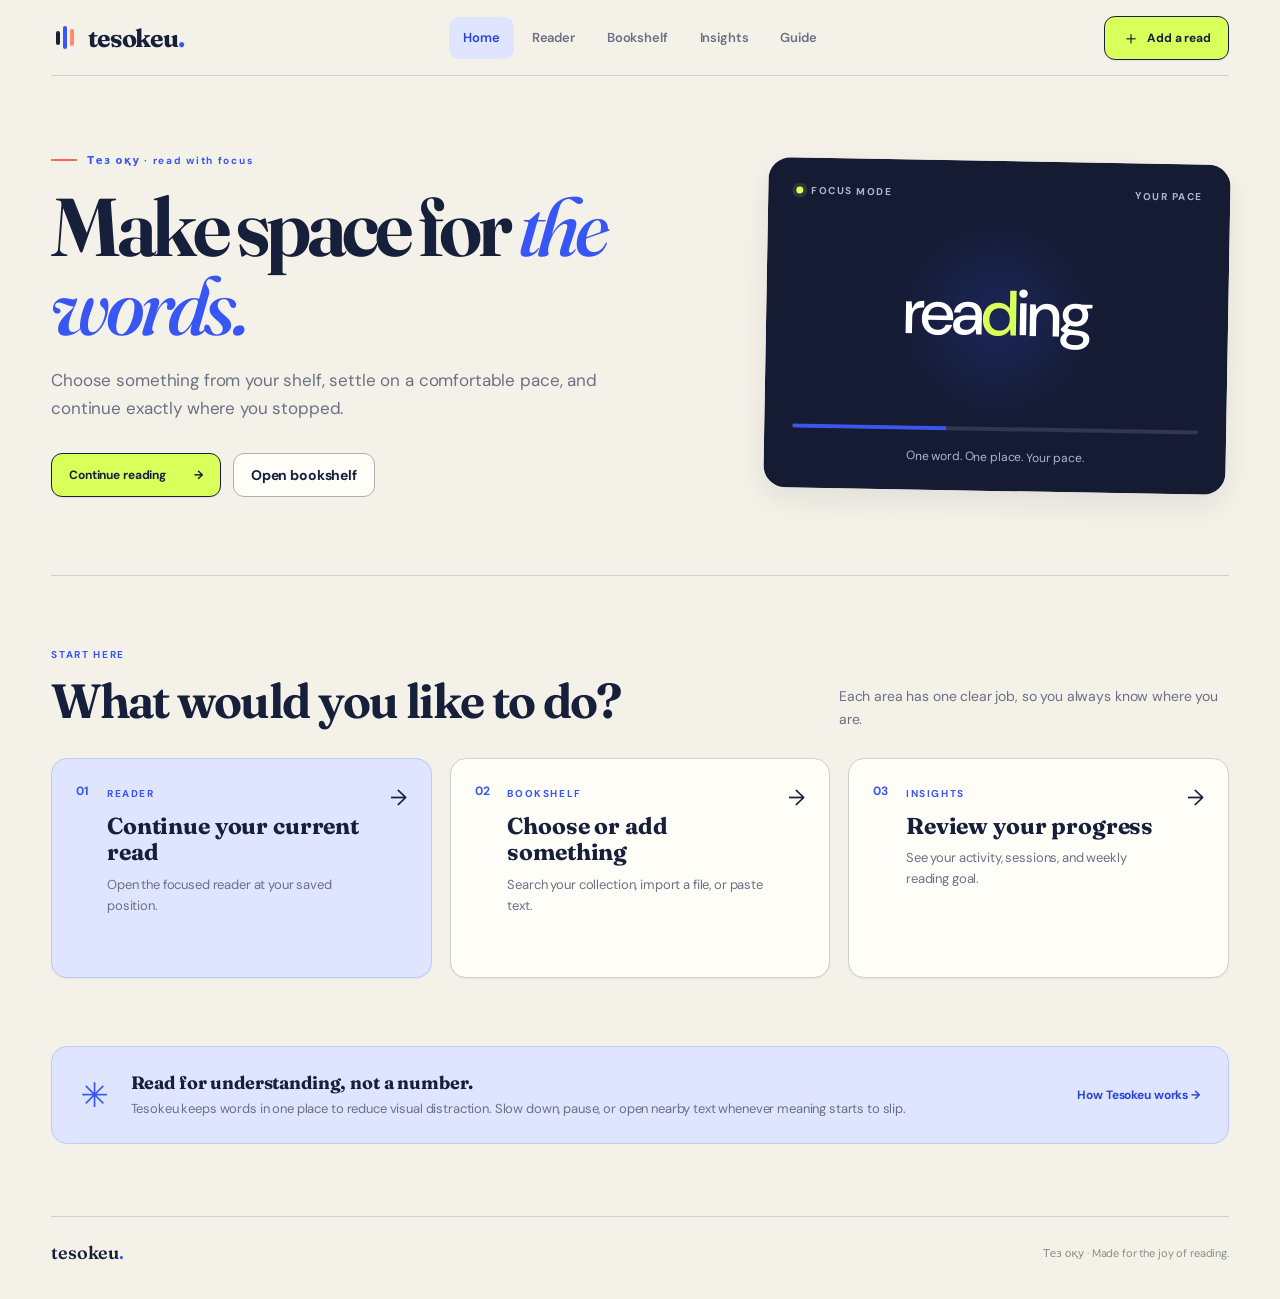
<file: index.html>
<!doctype html>
<html lang="en">
  <head>
    <meta charset="UTF-8" />
    <meta name="viewport" content="width=device-width, initial-scale=1.0" />
    <meta name="theme-color" content="#f4f1e8" />
    <meta name="description" content="A calm, focused way to read one word at a time." />
    <title>Tesokeu — Read at your pace</title>
    <link rel="preconnect" href="https://fonts.googleapis.com" />
    <link rel="preconnect" href="https://fonts.gstatic.com" crossorigin />
    <link href="https://fonts.googleapis.com/css2?family=DM+Sans:wght@400;500;600;700&family=Fraunces:opsz,wght@9..144,500;9..144,650;9..144,750&display=swap" rel="stylesheet" />
    <link rel="stylesheet" href="./styles.css?v=redesign-2" />
    <link rel="stylesheet" href="./pages.css?v=redesign-2" />
    <link rel="stylesheet" href="./design.css?v=redesign-2" />
  </head>
  <body data-page="home">
    <div class="app-shell">
      <header class="site-header">
        <a class="brand" href="./index.html" aria-label="Tesokeu home"><span class="brand-mark"><span></span><span></span><span></span></span><span>tesokeu<span class="brand-dot">.</span></span></a>
        <nav class="top-nav" aria-label="Main navigation">
          <a class="nav-link active" href="./index.html" aria-current="page">Home</a>
          <a class="nav-link" href="./reader.html">Reader</a>
          <a class="nav-link" href="./library.html">Bookshelf</a>
          <a class="nav-link" href="./insights.html">Insights</a>
          <a class="nav-link" href="./guide.html">Guide</a>
        </nav>
        <a class="header-add" href="./library.html#add"><span class="plus">＋</span> Add a read</a>
      </header>

      <main>
        <section class="home-hero" aria-labelledby="page-title">
          <div class="home-hero-copy">
            <div class="eyebrow"><span class="eyebrow-line"></span> Тез оқу · read with focus</div>
            <h1 id="page-title">Make space for <em>the words.</em></h1>
            <p>Choose something from your shelf, settle on a comfortable pace, and continue exactly where you stopped.</p>
            <div class="home-actions">
              <a class="primary-button" href="./reader.html">Continue reading <span>→</span></a>
              <a class="secondary-button" href="./library.html">Open bookshelf</a>
            </div>
          </div>
          <div class="home-preview" aria-hidden="true">
            <div class="preview-top"><span><i></i> FOCUS MODE</span><span>YOUR PACE</span></div>
            <div class="preview-word">rea<span>d</span>ing</div>
            <div class="preview-progress"><span></span></div>
            <p>One word. One place. Your pace.</p>
          </div>
        </section>

        <section class="home-paths" aria-labelledby="start-title">
          <div class="home-section-heading"><div><span class="section-kicker">START HERE</span><h2 id="start-title">What would you like to do?</h2></div><p>Each area has one clear job, so you always know where you are.</p></div>
          <div class="home-path-grid">
            <a class="home-path featured" href="./reader.html"><span class="path-number">01</span><div><span class="path-kicker">READER</span><h3>Continue your current read</h3><p>Open the focused reader at your saved position.</p></div><span class="path-arrow">→</span></a>
            <a class="home-path" href="./library.html"><span class="path-number">02</span><div><span class="path-kicker">BOOKSHELF</span><h3>Choose or add something</h3><p>Search your collection, import a file, or paste text.</p></div><span class="path-arrow">→</span></a>
            <a class="home-path" href="./insights.html"><span class="path-number">03</span><div><span class="path-kicker">INSIGHTS</span><h3>Review your progress</h3><p>See your activity, sessions, and weekly reading goal.</p></div><span class="path-arrow">→</span></a>
          </div>
        </section>

        <section class="home-note"><span aria-hidden="true">✳</span><div><strong>Read for understanding, not a number.</strong><p>Tesokeu keeps words in one place to reduce visual distraction. Slow down, pause, or open nearby text whenever meaning starts to slip.</p></div><a href="./guide.html">How Tesokeu works →</a></section>
      </main>

      <footer class="site-footer"><span>tesokeu<span class="brand-dot">.</span></span><span>Тез оқу · Made for the joy of reading.</span></footer>
    </div>
  </body>
</html>
</file>
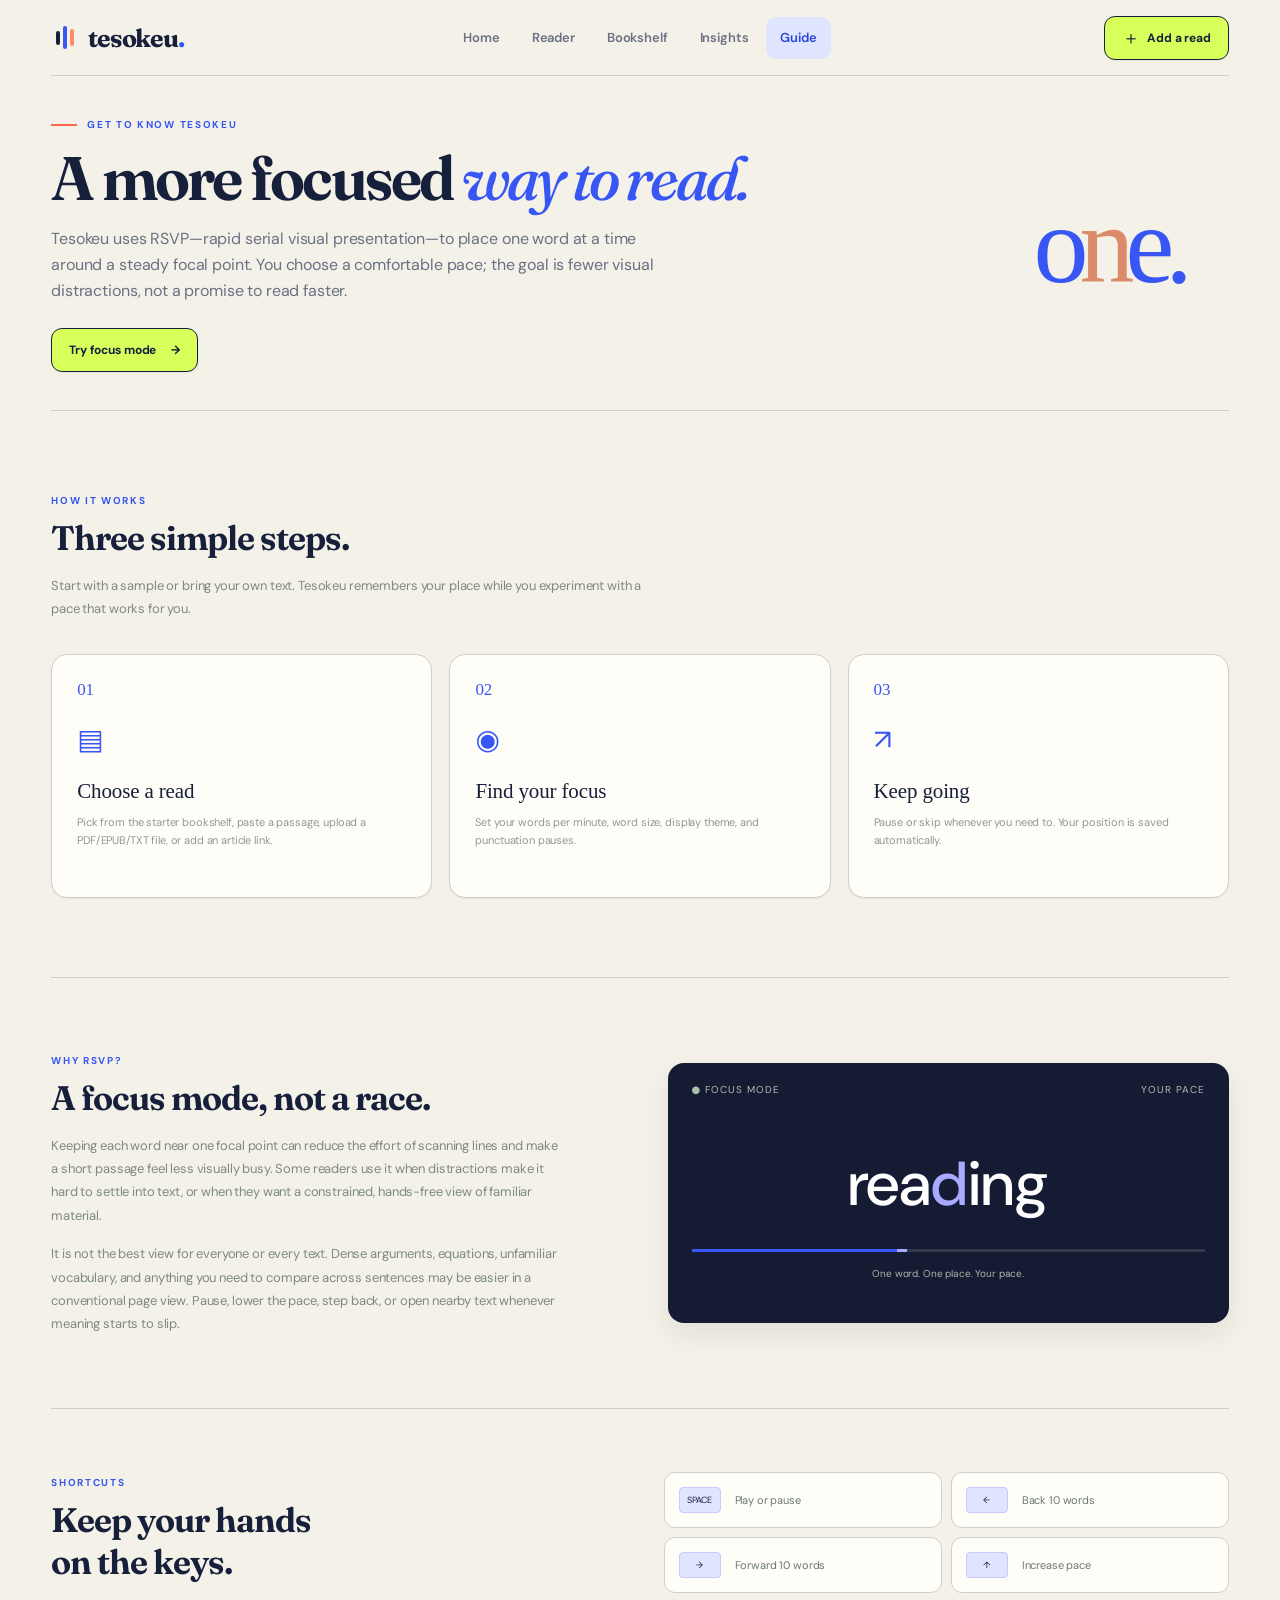
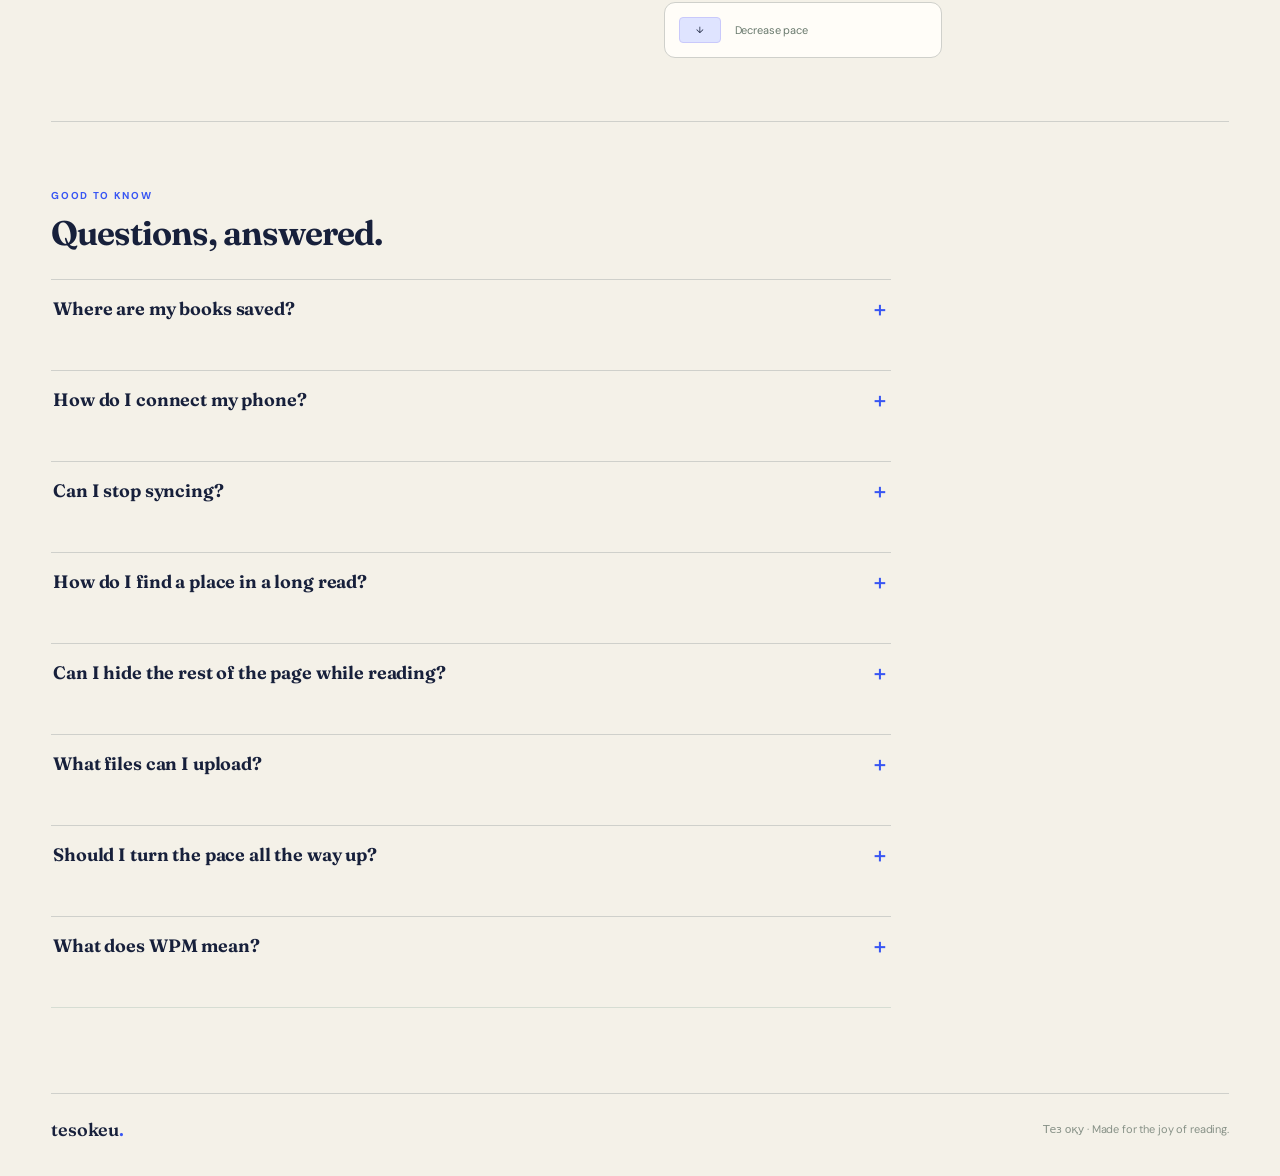
<file: guide.html>
<!doctype html><html lang="en"><head><meta charset="UTF-8"><meta name="viewport" content="width=device-width, initial-scale=1"><meta name="theme-color" content="#f4f1e8"><title>Guide — Tesokeu</title><meta name="description" content="Tesokeu, a focused way to read one word at a time."><link rel="preconnect" href="https://fonts.googleapis.com"><link rel="preconnect" href="https://fonts.gstatic.com" crossorigin><link href="https://fonts.googleapis.com/css2?family=DM+Sans:wght@400;500;600;700&family=Fraunces:opsz,wght@9..144,500;9..144,650;9..144,750&display=swap" rel="stylesheet"><link rel="stylesheet" href="./styles.css?v=redesign-2"><link rel="stylesheet" href="./pages.css?v=redesign-2"><link rel="stylesheet" href="./design.css?v=redesign-2"></head><body data-page="guide"><div class="app-shell"><header class="site-header"><a class="brand" href="./index.html" aria-label="Tesokeu home"><span class="brand-mark"><span></span><span></span><span></span></span><span>tesokeu<span class="brand-dot">.</span></span></a><nav class="top-nav" aria-label="Main navigation"><a class="nav-link" href="./index.html">Home</a><a class="nav-link" href="./reader.html">Reader</a><a class="nav-link" href="./library.html">Bookshelf</a><a class="nav-link" href="./insights.html">Insights</a><a class="nav-link active" href="./guide.html" aria-current="page">Guide</a></nav><a class="header-add" href="./library.html#add"><span class="plus">＋</span> Add a read</a></header><main>
<section class="page-hero guide-hero"><div><div class="eyebrow"><span class="eyebrow-line"></span> GET TO KNOW TESOKEU</div><h1>A more focused <em>way to read.</em></h1><p>Tesokeu uses RSVP—rapid serial visual presentation—to place one word at a time around a steady focal point. You choose a comfortable pace; the goal is fewer visual distractions, not a promise to read faster.</p><a href="./reader.html" class="primary-button hero-cta">Try focus mode <span>→</span></a></div><div class="hero-symbol guide-symbol" aria-hidden="true"><span>o</span><span class="accent-letter">n</span><span>e.</span></div></section>
<section class="guide-section"><div class="guide-section-intro"><span class="section-kicker">HOW IT WORKS</span><h2>Three simple steps.</h2><p>Start with a sample or bring your own text. Tesokeu remembers your place while you experiment with a pace that works for you.</p></div><div class="guide-step-grid"><div class="guide-step"><span class="step-number">01</span><div class="step-icon">▤</div><h3>Choose a read</h3><p>Pick from the starter bookshelf, paste a passage, upload a PDF/EPUB/TXT file, or add an article link.</p></div><div class="guide-step"><span class="step-number">02</span><div class="step-icon">◉</div><h3>Find your focus</h3><p>Set your words per minute, word size, display theme, and punctuation pauses.</p></div><div class="guide-step"><span class="step-number">03</span><div class="step-icon">↗</div><h3>Keep going</h3><p>Pause or skip whenever you need to. Your position is saved automatically.</p></div></div></section>
<section class="guide-split"><div><span class="section-kicker">WHY RSVP?</span><h2>A focus mode, not a race.</h2><p>Keeping each word near one focal point can reduce the effort of scanning lines and make a short passage feel less visually busy. Some readers use it when distractions make it hard to settle into text, or when they want a constrained, hands-free view of familiar material.</p><p>It is not the best view for everyone or every text. Dense arguments, equations, unfamiliar vocabulary, and anything you need to compare across sentences may be easier in a conventional page view. Pause, lower the pace, step back, or open nearby text whenever meaning starts to slip.</p></div><div class="guide-demo" aria-hidden="true"><div class="demo-top"><span>● FOCUS MODE</span><span>YOUR PACE</span></div><div class="demo-word">rea<span>d</span>ing</div><div class="demo-line"></div><div class="demo-caption">One word. One place. Your pace.</div></div></section>
<section class="shortcut-section"><div><span class="section-kicker">SHORTCUTS</span><h2>Keep your hands on the keys.</h2></div><div class="shortcut-grid"><div><kbd>SPACE</kbd><span>Play or pause</span></div><div><kbd>←</kbd><span>Back 10 words</span></div><div><kbd>→</kbd><span>Forward 10 words</span></div><div><kbd>↑</kbd><span>Increase pace</span></div><div><kbd>↓</kbd><span>Decrease pace</span></div></div></section>
<section class="faq-section"><span class="section-kicker">GOOD TO KNOW</span><h2>Questions, answered.</h2><div class="faq-list"><details><summary>Where are my books saved?</summary><p>Your imported texts, bookmarks, reading position, preferences, activity, and weekly goal are saved in this browser. If you connect devices, a copy is stored online so both browsers can sync. Download a backup from the Bookshelf page to keep your own copy.</p></details><details><summary>How do I connect my phone?</summary><p>On your laptop, open Bookshelf and choose “Make a device code.” On your phone, open the same site, go to Bookshelf, and enter the code. It works once and expires after 10 minutes. The phone's current bookshelf is replaced when you connect. Afterward, changes sync while the site is open on each device.</p></details><details><summary>Can I stop syncing?</summary><p>Use “Disconnect this browser” to keep its books here and stop syncing it. “Delete synced data” removes the online collection for all devices; copies already saved in each browser remain there.</p></details><details><summary>How do I find a place in a long read?</summary><p>Use the position slider beneath the reader to preview and jump through the text, or enter an exact word number in “Go to word.” Save a bookmark with the star button, then revisit it from the reader or Bookshelf.</p></details><details><summary>Can I hide the rest of the page while reading?</summary><p>Use the expand button beside the reading title to open focus view. Press Escape or use the close button to leave it.</p></details><details><summary>What files can I upload?</summary><p>Tesokeu accepts PDF and EPUB files up to 12 MB, plus TXT files up to 2 MB. You can also paste text or add a public article link.</p></details><details><summary>Should I turn the pace all the way up?</summary><p>No. Set a pace that preserves understanding and comfort. Slow down for unfamiliar or complex writing, and use the punctuation and long-word pauses when they help.</p></details><details><summary>What does WPM mean?</summary><p>WPM stands for words per minute. At 300 WPM, a word normally appears for about 200 milliseconds; punctuation and long-word settings can hold some words longer.</p></details></div></section>
</main><footer class="site-footer"><span>tesokeu<span class="brand-dot">.</span></span><span>Тез оқу · Made for the joy of reading.</span></footer></div><script src="./data.js"></script><script src="./import.js"></script><script src="./pages.js?v=reader-01f04ab"></script><script src="./sync.js"></script></body></html>
</file>
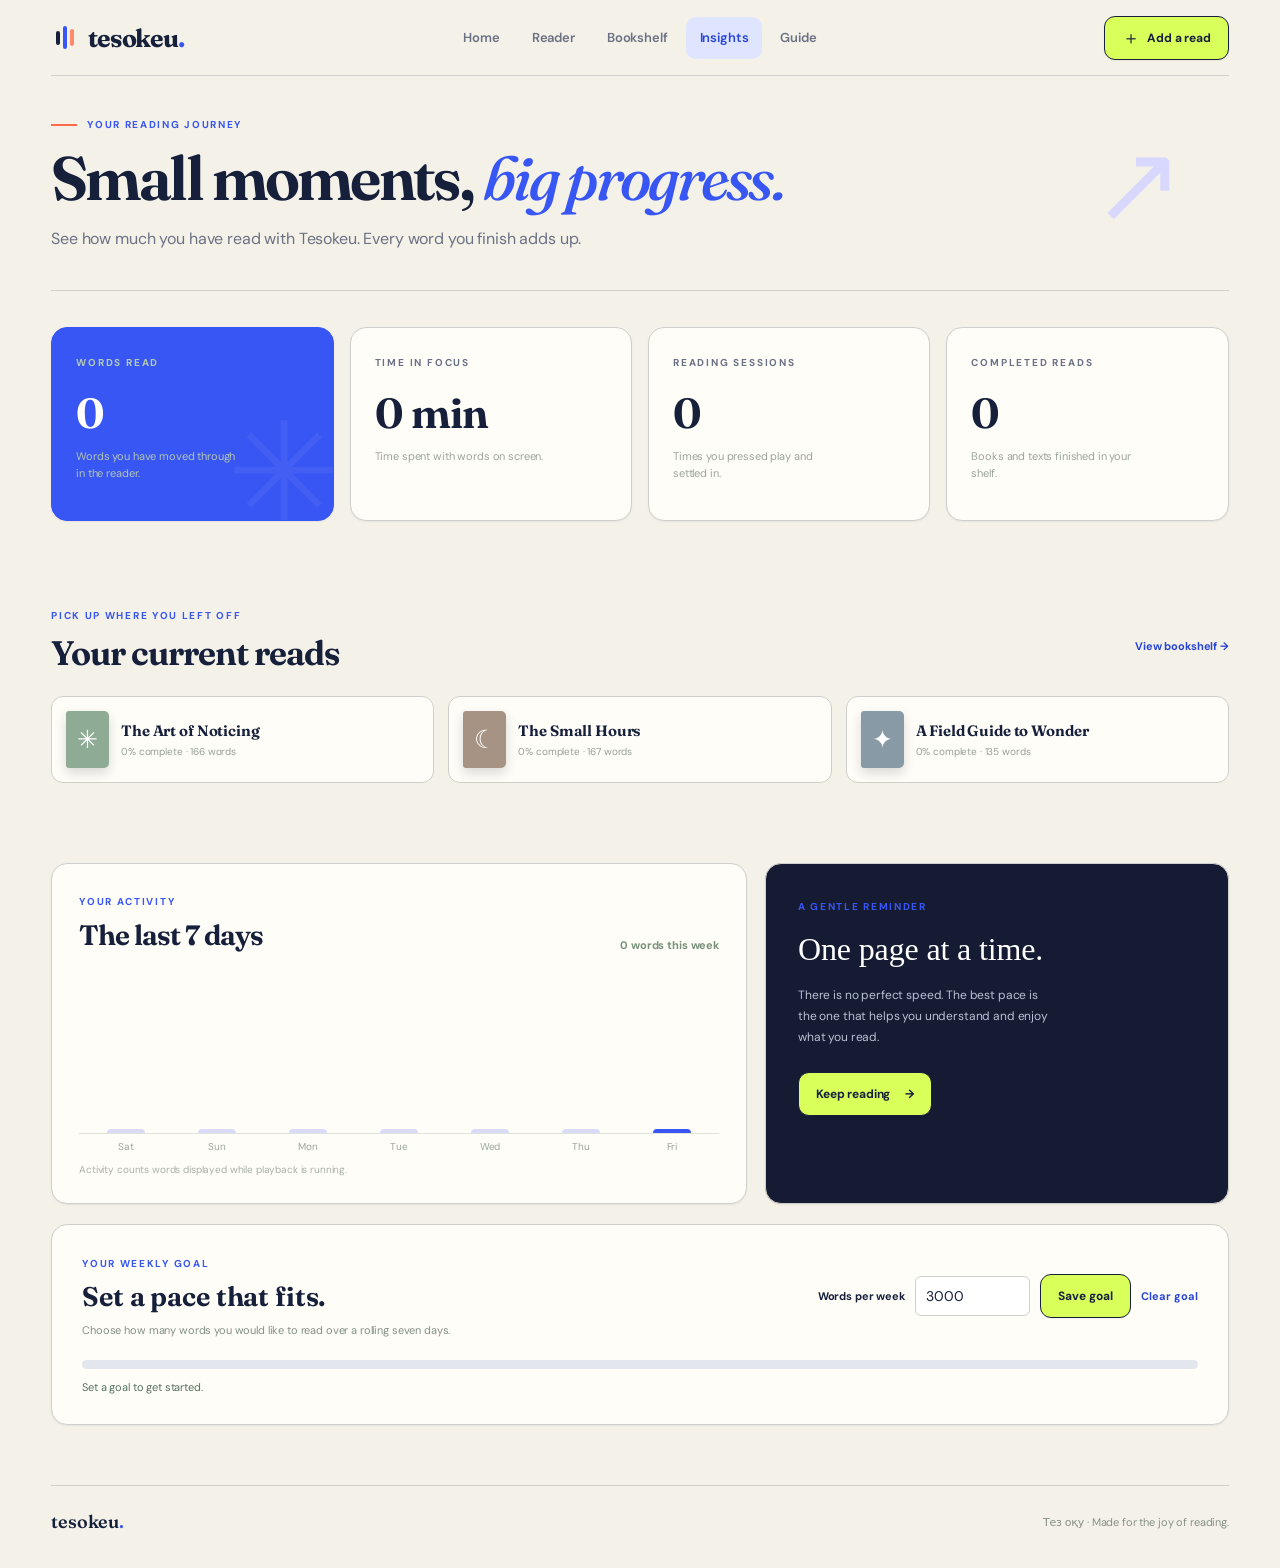
<file: insights.html>
<!doctype html><html lang="en"><head><meta charset="UTF-8"><meta name="viewport" content="width=device-width, initial-scale=1"><meta name="theme-color" content="#f4f1e8"><title>Insights — Tesokeu</title><meta name="description" content="Tesokeu, a focused way to read one word at a time."><link rel="preconnect" href="https://fonts.googleapis.com"><link rel="preconnect" href="https://fonts.gstatic.com" crossorigin><link href="https://fonts.googleapis.com/css2?family=DM+Sans:wght@400;500;600;700&family=Fraunces:opsz,wght@9..144,500;9..144,650;9..144,750&display=swap" rel="stylesheet"><link rel="stylesheet" href="./styles.css?v=redesign-2"><link rel="stylesheet" href="./pages.css?v=redesign-2"><link rel="stylesheet" href="./design.css?v=redesign-2"></head><body data-page="insights"><div class="app-shell"><header class="site-header"><a class="brand" href="./index.html" aria-label="Tesokeu home"><span class="brand-mark"><span></span><span></span><span></span></span><span>tesokeu<span class="brand-dot">.</span></span></a><nav class="top-nav" aria-label="Main navigation"><a class="nav-link" href="./index.html">Home</a><a class="nav-link" href="./reader.html">Reader</a><a class="nav-link" href="./library.html">Bookshelf</a><a class="nav-link active" href="./insights.html" aria-current="page">Insights</a><a class="nav-link" href="./guide.html">Guide</a></nav><a class="header-add" href="./library.html#add"><span class="plus">＋</span> Add a read</a></header><main>
<section class="page-hero"><div><div class="eyebrow"><span class="eyebrow-line"></span> YOUR READING JOURNEY</div><h1>Small moments, <em>big progress.</em></h1><p>See how much you have read with Tesokeu. Every word you finish adds up.</p></div><div class="hero-symbol insights-symbol" aria-hidden="true">↗</div></section>
<section class="insight-grid"><div class="insight-card featured"><span class="stat-label">WORDS READ</span><strong id="insight-words">0</strong><p>Words you have moved through in the reader.</p><span class="insight-decoration">✳</span></div><div class="insight-card"><span class="stat-label">TIME IN FOCUS</span><strong id="insight-time">0 min</strong><p>Time spent with words on screen.</p></div><div class="insight-card"><span class="stat-label">READING SESSIONS</span><strong id="insight-sessions">0</strong><p>Times you pressed play and settled in.</p></div><div class="insight-card"><span class="stat-label">COMPLETED READS</span><strong id="insight-completed">0</strong><p>Books and texts finished in your shelf.</p></div></section>
<div class="insight-lower"><section class="activity-card"><div class="card-header"><div><span class="section-kicker">YOUR ACTIVITY</span><h2>The last 7 days</h2></div><span id="weekly-total" class="weekly-total">0 words this week</span></div><div id="activity-chart" class="activity-chart" role="img" aria-label="Words read over the last seven days"></div><p class="card-footnote">Activity counts words displayed while playback is running.</p></section><section class="journey-card"><span class="section-kicker">A GENTLE REMINDER</span><h2>One page at a time.</h2><p>There is no perfect speed. The best pace is the one that helps you understand and enjoy what you read.</p><a href="./index.html" class="primary-button">Keep reading <span>→</span></a></section></div>
<section class="goal-section"><div><span class="section-kicker">YOUR WEEKLY GOAL</span><h2>Set a pace that fits.</h2><p>Choose how many words you would like to read over a rolling seven days.</p></div><div class="goal-controls"><label for="goal-words">Words per week</label><input id="goal-words" type="number" min="100" max="1000000" step="100" value="3000" /><button id="save-goal" class="primary-button" type="button">Save goal</button><button id="remove-goal" class="text-button" type="button">Clear goal</button></div><div class="goal-progress"><div class="goal-track"><span id="goal-fill"></span></div><p id="goal-summary" role="status">Set a goal to get started.</p></div></section>
<section class="recent-section"><div class="collection-head"><div><span class="section-kicker">PICK UP WHERE YOU LEFT OFF</span><h2>Your current reads</h2></div><a class="text-button" href="./library.html">View bookshelf →</a></div><div id="recent-reads" class="recent-reads"></div></section>
</main><footer class="site-footer"><span>tesokeu<span class="brand-dot">.</span></span><span>Тез оқу · Made for the joy of reading.</span></footer></div><script src="./data.js"></script><script src="./import.js"></script><script src="./pages.js?v=reader-01f04ab"></script><script src="./sync.js"></script></body></html>
</file>
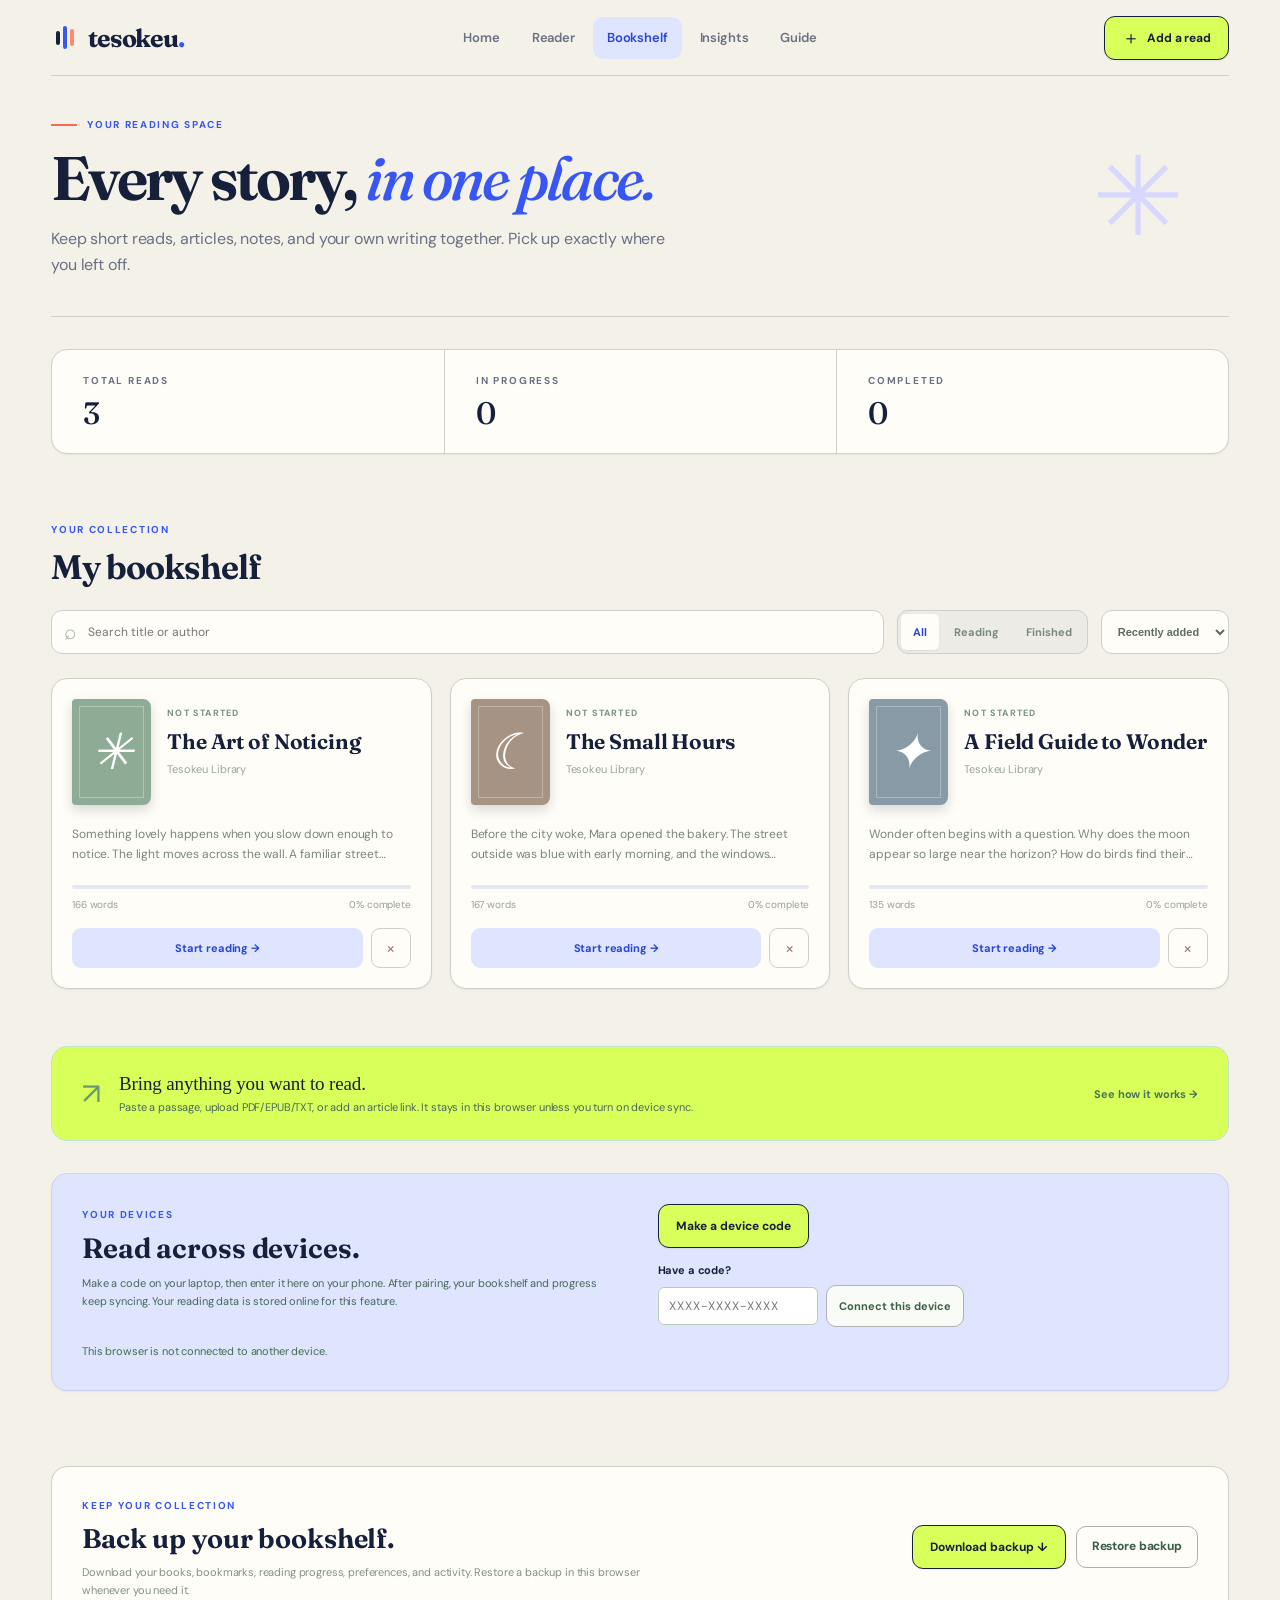
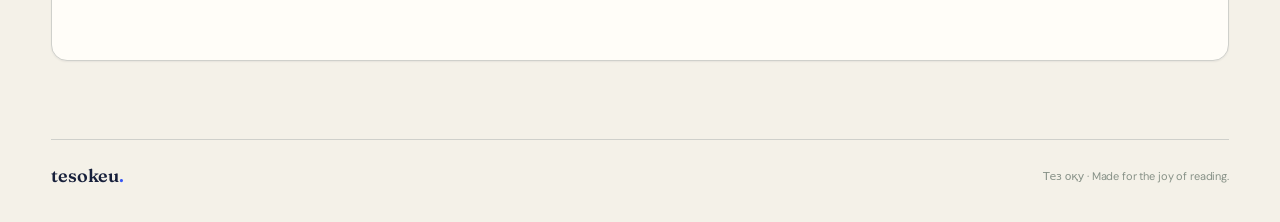
<file: library.html>
<!doctype html><html lang="en"><head><meta charset="UTF-8"><meta name="viewport" content="width=device-width, initial-scale=1"><meta name="theme-color" content="#f4f1e8"><title>Bookshelf — Tesokeu</title><meta name="description" content="Tesokeu, a focused way to read one word at a time."><link rel="preconnect" href="https://fonts.googleapis.com"><link rel="preconnect" href="https://fonts.gstatic.com" crossorigin><link href="https://fonts.googleapis.com/css2?family=DM+Sans:wght@400;500;600;700&family=Fraunces:opsz,wght@9..144,500;9..144,650;9..144,750&display=swap" rel="stylesheet"><link rel="stylesheet" href="./styles.css?v=redesign-2"><link rel="stylesheet" href="./pages.css?v=redesign-2"><link rel="stylesheet" href="./design.css?v=redesign-2"></head><body data-page="library"><div class="app-shell"><header class="site-header"><a class="brand" href="./index.html" aria-label="Tesokeu home"><span class="brand-mark"><span></span><span></span><span></span></span><span>tesokeu<span class="brand-dot">.</span></span></a><nav class="top-nav" aria-label="Main navigation"><a class="nav-link" href="./index.html">Home</a><a class="nav-link" href="./reader.html">Reader</a><a class="nav-link active" href="./library.html" aria-current="page">Bookshelf</a><a class="nav-link" href="./insights.html">Insights</a><a class="nav-link" href="./guide.html">Guide</a></nav><a class="header-add" href="./library.html#add"><span class="plus">＋</span> Add a read</a></header><main>
<section class="page-hero"><div><div class="eyebrow"><span class="eyebrow-line"></span> YOUR READING SPACE</div><h1>Every story, <em>in one place.</em></h1><p>Keep short reads, articles, notes, and your own writing together. Pick up exactly where you left off.</p></div><div class="hero-symbol" aria-hidden="true">✳</div></section>
<section class="library-stats" aria-label="Bookshelf summary"><div><span class="stat-label">TOTAL READS</span><strong id="total-books">0</strong></div><div><span class="stat-label">IN PROGRESS</span><strong id="in-progress">0</strong></div><div><span class="stat-label">COMPLETED</span><strong id="completed-books">0</strong></div></section>
<section class="sync-section"><div><span class="section-kicker">YOUR DEVICES</span><h2>Read across devices.</h2><p>Make a code on your laptop, then enter it here on your phone. After pairing, your bookshelf and progress keep syncing. Your reading data is stored online for this feature.</p></div><div class="sync-actions"><button id="sync-create" class="primary-button" type="button">Make a device code</button><button id="sync-code" class="primary-button" type="button" hidden>Code for another device</button><div class="sync-join"><label for="sync-input">Have a code?</label><input id="sync-input" type="text" inputmode="text" autocomplete="off" autocapitalize="characters" maxlength="14" placeholder="XXXX-XXXX-XXXX" /><button id="sync-join" type="button">Connect this device</button></div><div id="sync-code-box" class="sync-code-box" hidden><span>Use this code within 10 minutes</span><strong id="sync-code-value"></strong><button id="sync-copy" type="button">Copy code</button></div><div class="sync-manage" id="sync-manage" hidden><button id="sync-disconnect" type="button">Disconnect this browser</button><button id="sync-delete" type="button">Delete synced data</button></div></div><p id="sync-status" class="sync-status" role="status">Checking device sync…</p></section>
<section class="collection-section"><div class="collection-head"><div><span class="section-kicker">YOUR COLLECTION</span><h2>My bookshelf</h2></div><button id="library-add" class="primary-button">＋ Import or paste</button></div><div class="library-toolbar"><label class="search-field"><span aria-hidden="true">⌕</span><input id="book-search" type="search" placeholder="Search title or author" aria-label="Search books"></label><div class="filter-group" role="group" aria-label="Filter books"><button class="filter active" data-filter="all">All</button><button class="filter" data-filter="reading">Reading</button><button class="filter" data-filter="finished">Finished</button></div><select id="book-sort" aria-label="Sort books"><option value="recent">Recently added</option><option value="title">Title A–Z</option><option value="progress">Most progress</option></select></div><div id="library-grid" class="library-grid"></div><div id="library-empty" class="library-empty" hidden><span>✳</span><h3>Nothing here yet</h3><p>Try another search or add something new to read.</p><button id="empty-library-add" class="primary-button">Add a read</button></div></section>
<section class="library-note"><span>↗</span><div><strong>Bring anything you want to read.</strong><p>Paste a passage, upload PDF/EPUB/TXT, or add an article link. It stays in this browser unless you turn on device sync.</p></div><a href="./guide.html">See how it works →</a></section>
<section class="backup-section"><div><span class="section-kicker">KEEP YOUR COLLECTION</span><h2>Back up your bookshelf.</h2><p>Download your books, bookmarks, reading progress, preferences, and activity. Restore a backup in this browser whenever you need it.</p></div><div class="backup-actions"><button id="export-backup" class="primary-button" type="button">Download backup ↓</button><label class="backup-restore">Restore backup <input id="restore-backup" type="file" accept=".json,application/json" /></label></div><p id="backup-status" class="backup-status" role="status"></p></section>

<dialog id="add-dialog" class="add-dialog"><form id="add-form" method="dialog">
  <div class="dialog-header"><div><span class="section-kicker">GROW YOUR SHELF</span><h2>Add something to read</h2></div><button type="button" id="close-dialog" class="dialog-close" aria-label="Close">×</button></div>
  <div class="dialog-tabs"><button type="button" class="dialog-tab active" data-tab="upload">PDF / EPUB</button><button type="button" class="dialog-tab" data-tab="link">Article link</button><button type="button" class="dialog-tab" data-tab="paste">Paste text</button></div>
  <div id="paste-fields" hidden><label for="text-title">Title</label><input id="text-title" type="text" placeholder="Give this read a name" maxlength="100"><label for="text-author">Author <span>(optional)</span></label><input id="text-author" type="text" placeholder="Who wrote it?" maxlength="100"><label for="text-content">Text</label><textarea id="text-content" placeholder="Paste your article, story, or notes here..." rows="8"></textarea></div>
  <div id="upload-fields"><label class="drop-zone" for="file-input"><span class="upload-icon">↥</span><strong>Choose a file</strong><span>PDF, EPUB, or TXT · up to 12 MB</span><input id="file-input" type="file" accept=".pdf,.epub,.txt,application/pdf,application/epub+zip,text/plain"></label><div id="selected-file" class="selected-file"></div><p class="import-help">Text-based PDFs work best. Scanned pages need OCR first.</p></div>
  <div id="link-fields" hidden><label for="article-url">Article URL</label><input id="article-url" type="url" placeholder="https://example.com/article" inputmode="url"><p class="import-help">Paste a public article link. Tesokeu extracts the readable text and saves it to your bookshelf.</p></div>
  <p id="form-error" class="form-error" role="alert"></p><button type="submit" class="submit-button">Add to bookshelf <span>↗</span></button>
</form></dialog>
</main><footer class="site-footer"><span>tesokeu<span class="brand-dot">.</span></span><span>Тез оқу · Made for the joy of reading.</span></footer></div><script src="./data.js"></script><script src="./import.js"></script><script src="./pages.js?v=reader-01f04ab"></script><script src="./sync.js"></script></body></html>
</file>
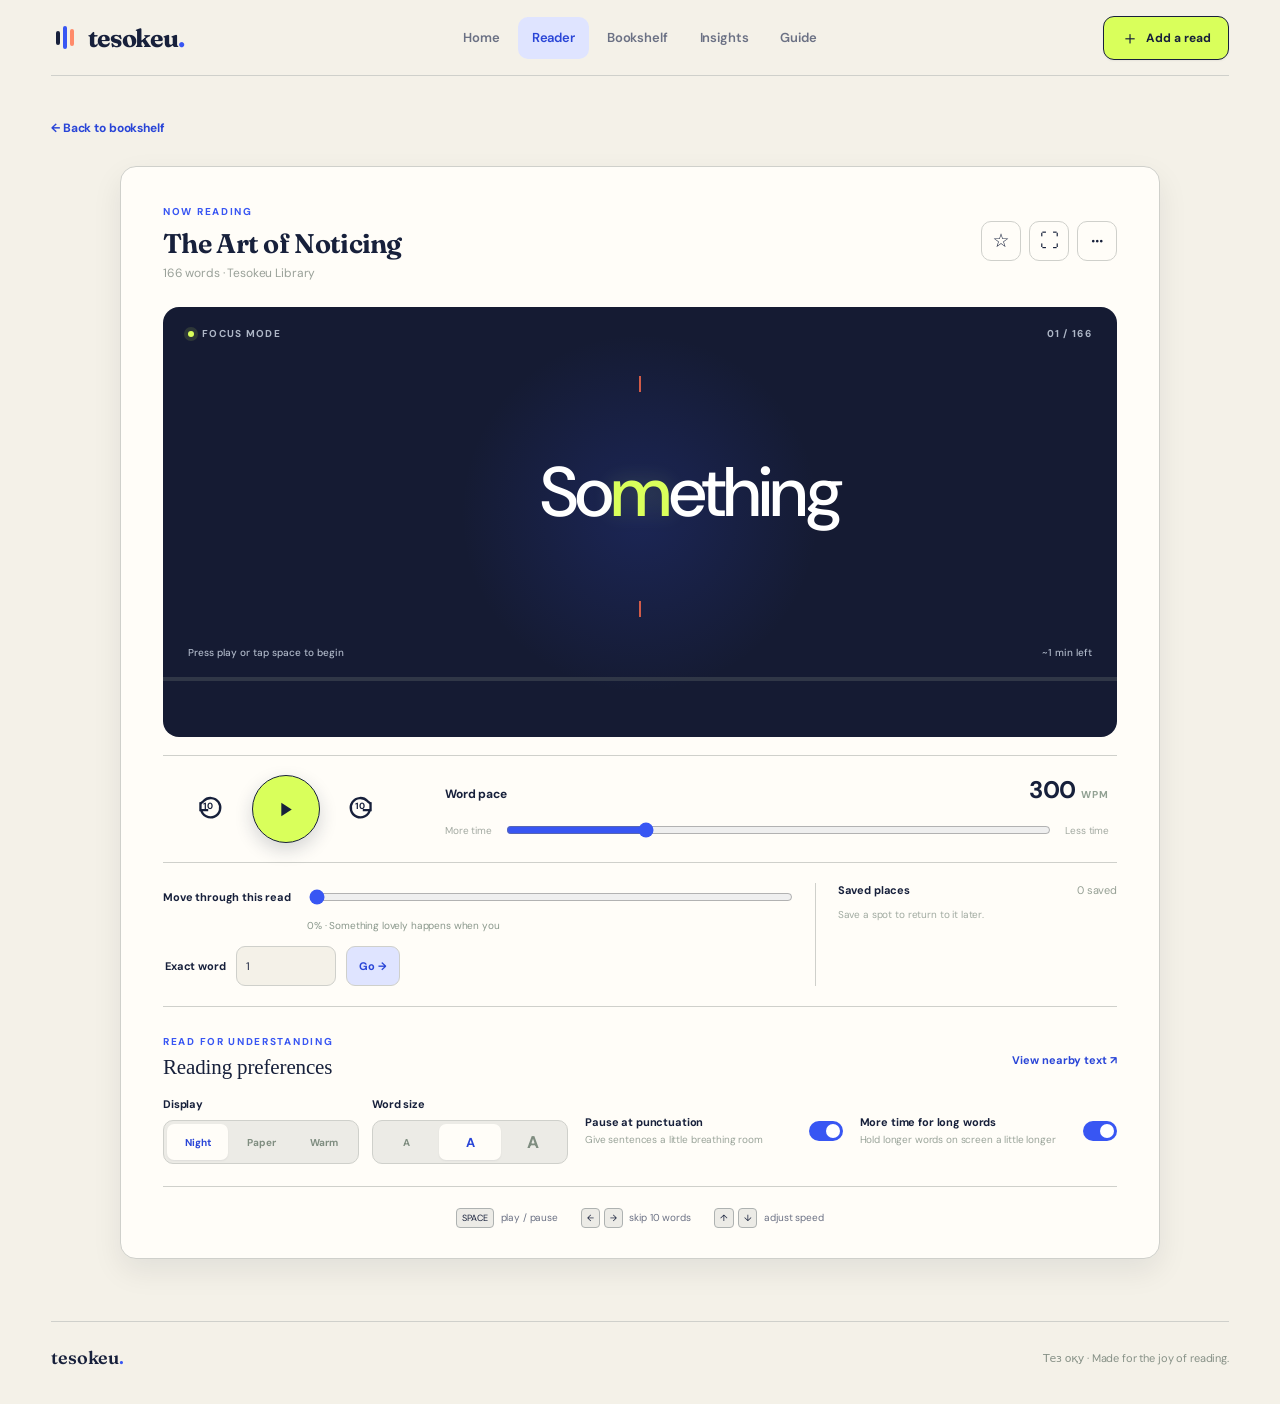
<file: reader.html>
<!doctype html>
<html lang="en">
  <head>
    <meta charset="UTF-8" />
    <meta name="viewport" content="width=device-width, initial-scale=1.0" />
    <meta name="theme-color" content="#f4f1e8" />
    <meta name="description" content="A calm, focused way to read one word at a time." />
    <title>Read — Tesokeu</title>
    <link rel="preconnect" href="https://fonts.googleapis.com" />
    <link rel="preconnect" href="https://fonts.gstatic.com" crossorigin />
    <link href="https://fonts.googleapis.com/css2?family=DM+Sans:wght@400;500;600;700&family=Fraunces:opsz,wght@9..144,500;9..144,650;9..144,750&display=swap" rel="stylesheet" />
    <link rel="stylesheet" href="./styles.css?v=redesign-2" />
    <link rel="stylesheet" href="./design.css?v=redesign-2" />
  </head>
  <body class="reader-page">
    <div class="app-shell">
      <header class="site-header">
        <a class="brand" href="./index.html" aria-label="Tesokeu home"><span class="brand-mark"><span></span><span></span><span></span></span><span>tesokeu<span class="brand-dot">.</span></span></a>
        <nav class="top-nav" aria-label="Main navigation">
          <a class="nav-link" href="./index.html">Home</a>
          <a class="nav-link active" href="./reader.html" aria-current="page">Reader</a>
          <a class="nav-link" href="./library.html">Bookshelf</a>
          <a class="nav-link" href="./insights.html">Insights</a>
          <a class="nav-link" href="./guide.html">Guide</a>
        </nav>
        <button id="header-add" class="header-add"><span class="plus">＋</span> Add a read</button>
      </header>

      <main id="top">
        <a class="reader-back" href="./library.html">← Back to bookshelf</a>

        <div class="workspace">
          <aside class="bookshelf" id="library" aria-labelledby="library-title">
            <div class="section-heading"><div><span class="section-kicker">YOUR COLLECTION</span><h2 id="library-title">Bookshelf <span id="book-count" class="count">3</span></h2></div><button id="shelf-add" class="icon-button" aria-label="Add a read" title="Add a read">＋</button></div>
            <div class="shelf-subtitle">A little space for everything you want to read.</div>
            <div id="book-list" class="book-list"></div>
            <button id="empty-add" class="shelf-add"><span class="shelf-add-icon">＋</span><span><strong>Add your own text</strong><small>Paste, upload, or add a link</small></span><span class="shelf-arrow">↗</span></button>
            <div class="shelf-footer"><span class="tiny-sparkle">✳</span> Your bookshelf stays here unless you connect devices.</div>
          </aside>

          <section class="reader-section" id="reader" aria-labelledby="reader-title">
            <div class="reader-heading"><div><span class="section-kicker">NOW READING</span><h2 id="reader-title">The Art of Noticing</h2><p id="reader-author">A short read · Tesokeu Library</p></div><div class="reader-heading-actions"><button id="bookmark-add" class="more-button" type="button" aria-label="Bookmark current word" title="Bookmark current word">☆</button><button id="fullscreen-toggle" class="more-button" type="button" aria-label="Enter focus view" title="Enter focus view">⛶</button><button id="reader-menu" class="more-button" aria-label="More reading options" title="Reading options">···</button></div><div id="reader-options" class="options-menu" hidden><button id="restart-option">Start from beginning</button><button id="delete-option">Remove from bookshelf</button></div></div>

            <div class="reader-card" id="reader-card">
              <div class="reader-card-top"><span><span class="live-dot"></span> FOCUS MODE</span><span id="reader-position">01 / 217</span></div>
              <div class="word-stage" aria-live="off"><div class="guide top"></div><div id="display-word" class="display-word"><span class="word-before">Some</span><span class="focus-letter">t</span><span class="word-after">hing</span></div><div class="guide bottom"></div></div>
              <div class="reader-card-bottom"><span id="stage-hint">Press play or tap space to begin</span><span id="reading-time">~1 min left</span></div>
              <div class="progress-track" aria-label="Reading progress"><div id="progress-fill" class="progress-fill"></div></div>
            </div>

            <div class="control-panel">
              <div class="playback-controls"><button id="back-button" class="transport-button" aria-label="Back 10 words" title="Back 10 words"><svg viewBox="0 0 24 24" fill="none" stroke="currentColor" stroke-width="1.8"><path d="M5 8v6h6"/><path d="M5.5 13.7a7.5 7.5 0 1 0 1.9-6.7L5 9"/></svg><span>10</span></button><button id="play-button" class="play-button" aria-label="Play"><svg id="play-icon" viewBox="0 0 24 24" fill="currentColor"><path d="M8 5.5v13l10-6.5z"/></svg></button><button id="forward-button" class="transport-button" aria-label="Forward 10 words" title="Forward 10 words"><svg viewBox="0 0 24 24" fill="none" stroke="currentColor" stroke-width="1.8"><path d="M19 8v6h-6"/><path d="M18.5 13.7a7.5 7.5 0 1 1-1.9-6.7L19 9"/></svg><span>10</span></button></div>
              <div class="speed-control"><div class="speed-top"><label for="speed-slider">Word pace</label><strong><span id="speed-value">300</span> <small>WPM</small></strong></div><div class="slider-row"><span>More time</span><input id="speed-slider" type="range" min="100" max="900" step="25" value="300" /><span>Less time</span></div></div>
            </div>
            <div class="reader-secondary">
              <div class="position-tools"><div class="read-navigation"><label for="position-slider">Move through this read</label><input id="position-slider" type="range" min="0" max="0" value="0" aria-label="Reading position" /><span id="position-preview">Start</span></div><form id="word-jump" class="word-jump"><label for="word-number">Exact word</label><input id="word-number" type="number" inputmode="numeric" min="1" step="1" required aria-label="Word number" /><button id="jump-word" type="submit">Go <span aria-hidden="true">→</span></button></form></div>
              <div class="bookmark-panel"><div class="bookmark-heading"><strong>Saved places</strong><span id="bookmark-count">0 saved</span></div><div id="bookmark-list" class="bookmark-list"></div></div>
            </div>
            <div class="reader-advanced">
              <div class="advanced-header"><div><span class="section-kicker">READ FOR UNDERSTANDING</span><h3>Reading preferences</h3></div><button id="context-toggle" class="text-button" type="button" aria-controls="context-panel" aria-expanded="false">View nearby text ↗</button></div>
              <div class="preference-grid">
                <div class="preference"><span>Display</span><div class="segmented" id="theme-buttons"><button type="button" data-theme="dark">Night</button><button type="button" data-theme="light">Paper</button><button type="button" data-theme="sepia">Warm</button></div></div>
                <div class="preference"><span>Word size</span><div class="segmented" id="size-buttons"><button type="button" data-size="small">A</button><button type="button" data-size="medium">A</button><button type="button" data-size="large">A</button></div></div>
                <label class="preference toggle-preference"><span>Pause at punctuation <small>Give sentences a little breathing room</small></span><input id="punctuation-toggle" type="checkbox" checked /><span class="switch"></span></label>
                <label class="preference toggle-preference"><span>More time for long words <small>Hold longer words on screen a little longer</small></span><input id="long-word-toggle" type="checkbox" checked /><span class="switch"></span></label>
              </div>
              <div id="context-panel" class="context-panel" hidden><div class="context-head"><strong>Nearby text</strong><span>Playback pauses; choose any word to continue there</span></div><div id="context-text" class="context-text"></div></div>
            </div>
            <div class="reader-tips"><span><kbd>SPACE</kbd> play / pause</span><span><kbd>←</kbd><kbd>→</kbd> skip 10 words</span><span><kbd>↑</kbd><kbd>↓</kbd> adjust speed</span></div>
          </section>
        </div>

      </main>
      <footer class="site-footer"><span>tesokeu<span class="brand-dot">.</span></span><span>Тез оқу · Made for the joy of reading.</span></footer>
    </div>

    <dialog id="add-dialog" class="add-dialog"><form id="add-form" method="dialog">
  <div class="dialog-header"><div><span class="section-kicker">GROW YOUR SHELF</span><h2>Add something to read</h2></div><button type="button" id="close-dialog" class="dialog-close" aria-label="Close">×</button></div>
  <div class="dialog-tabs"><button type="button" class="dialog-tab active" data-tab="upload">PDF / EPUB</button><button type="button" class="dialog-tab" data-tab="link">Article link</button><button type="button" class="dialog-tab" data-tab="paste">Paste text</button></div>
  <div id="paste-fields" hidden><label for="text-title">Title</label><input id="text-title" type="text" placeholder="Give this read a name" maxlength="100"><label for="text-author">Author <span>(optional)</span></label><input id="text-author" type="text" placeholder="Who wrote it?" maxlength="100"><label for="text-content">Text</label><textarea id="text-content" placeholder="Paste your article, story, or notes here..." rows="8"></textarea></div>
  <div id="upload-fields"><label class="drop-zone" for="file-input"><span class="upload-icon">↥</span><strong>Choose a file</strong><span>PDF, EPUB, or TXT · up to 12 MB</span><input id="file-input" type="file" accept=".pdf,.epub,.txt,application/pdf,application/epub+zip,text/plain"></label><div id="selected-file" class="selected-file"></div><p class="import-help">Text-based PDFs work best. Scanned pages need OCR first.</p></div>
  <div id="link-fields" hidden><label for="article-url">Article URL</label><input id="article-url" type="url" placeholder="https://example.com/article" inputmode="url"><p class="import-help">Paste a public article link. Tesokeu extracts the readable text and saves it to your bookshelf.</p></div>
  <p id="form-error" class="form-error" role="alert"></p><button type="submit" class="submit-button">Add to bookshelf <span>↗</span></button>
</form></dialog>
    <script src="./data.js"></script>
    <script src="./import.js"></script>
    <script src="./app.js?v=redesign-2"></script>
    <script src="./sync.js"></script>
  </body>
</html>
</file>
<file: styles.css>
:root{--paper:#f6f4ed;--ink:#25352d;--muted:#7c857d;--line:#dddcd2;--accent:#df7652;--dark:#202d28;--mint:#dbe7d5}*{box-sizing:border-box}html{scroll-behavior:smooth}body{margin:0;background:var(--paper);color:var(--ink);font-family:'Noto Sans',Arial,sans-serif;font-size:14px}button,input,textarea{font:inherit}button{cursor:pointer}a{color:inherit;text-decoration:none}.app-shell{max-width:1440px;margin:auto;padding:0 58px}.site-header{height:94px;border-bottom:1px solid var(--line);display:flex;align-items:center;justify-content:space-between}.brand{font-family:'Noto Serif',Georgia,serif;font-size:26px;font-weight:600;letter-spacing:-1.5px;display:flex;align-items:center;gap:10px}.brand-dot{color:var(--accent)}.brand-mark{height:23px;width:25px;display:flex;align-items:center;justify-content:center;gap:3px}.brand-mark span{height:14px;width:4px;background:var(--ink);border-radius:3px}.brand-mark span:nth-child(2){height:23px;background:var(--accent)}.brand-mark span:nth-child(3){height:17px}.top-nav{display:flex;gap:37px;margin-left:65px}.nav-link{color:#788078;font-size:13px;font-weight:600;padding:37px 0 35px;border-bottom:2px solid transparent}.nav-link.active,.nav-link:hover{color:var(--ink);border-bottom-color:var(--accent)}.header-add{border:1px solid var(--ink);background:transparent;color:var(--ink);border-radius:7px;padding:11px 16px;font-weight:700;font-size:12px;display:flex;align-items:center;gap:7px}.header-add:hover,.icon-button:hover{background:var(--ink);color:white}.plus{font-size:20px;line-height:12px;font-weight:400}.intro{display:flex;justify-content:space-between;align-items:center;padding:57px 0 52px}.eyebrow,.section-kicker{font-size:10px;letter-spacing:2.2px;font-weight:700;color:#6b796f}.eyebrow{display:flex;align-items:center;gap:10px}.eyebrow-line{width:22px;height:1px;background:var(--accent)}h1,h2,p{margin:0}.intro h1{font-family:'Noto Serif',Georgia,serif;font-weight:400;font-size:clamp(42px,4.3vw,64px);line-height:1.1;letter-spacing:-2.7px;margin:18px 0 17px}.intro h1 em{font-weight:400;color:#a46650}.intro p{font-size:15px;color:#69756b;line-height:1.7}.intro-aside{display:flex;align-items:center;gap:22px;margin:17px 15px 0 20px;color:#809087;font-family:'Noto Serif',Georgia,serif;font-size:19px;font-style:italic;line-height:1.35}.asterisk{font-family:sans-serif;font-size:79px;font-style:normal;font-weight:200;color:#d5ded2;line-height:1}.workspace{display:grid;grid-template-columns:minmax(255px,315px) minmax(0,1fr);gap:22px;align-items:stretch}.bookshelf,.reader-section{border:1px solid var(--line);border-radius:11px;background:#fbfaf6}.bookshelf{padding:26px 21px 21px;display:flex;flex-direction:column;min-height:675px}.section-heading,.reader-heading{display:flex;justify-content:space-between;align-items:flex-start}.section-heading h2,.reader-heading h2{font-family:'Noto Serif',Georgia,serif;font-size:25px;font-weight:500;letter-spacing:-.7px;margin-top:9px}.count{font-family:'Noto Sans',Arial,sans-serif;font-size:11px;font-weight:700;color:#668170;background:#e5eee2;padding:4px 7px;border-radius:6px;vertical-align:middle;margin-left:4px;letter-spacing:0}.icon-button{width:32px;height:32px;border:1px solid var(--line);background:transparent;border-radius:7px;color:var(--ink);font-size:23px;line-height:1}.shelf-subtitle{font-size:12px;color:#89918a;margin:10px 0 25px;line-height:1.5}.book-list{display:flex;flex-direction:column;gap:8px}.book-item{width:100%;background:transparent;border:1px solid transparent;border-radius:8px;text-align:left;padding:9px;display:flex;align-items:center;gap:12px;min-height:85px;color:var(--ink)}.book-item:hover{background:#f3f4ed}.book-item.active{background:#e9eee5;border-color:#dfe8db}.book-cover{width:48px;height:65px;flex:none;border-radius:3px 6px 6px 3px;box-shadow:2px 3px 6px #25352d17,inset 3px 0 0 #00000012;display:flex;align-items:center;justify-content:center;overflow:hidden;position:relative}.book-cover:after{content:'';position:absolute;inset:5px;border:1px solid #ffffff39}.book-cover span{color:#ffffffbd;font-family:'Noto Serif',Georgia,serif;font-size:31px;font-style:italic;position:relative;z-index:1}.book-meta{min-width:0;flex:1}.book-meta strong{display:block;font-family:'Noto Serif',Georgia,serif;font-size:15px;font-weight:500;line-height:1.2;white-space:nowrap;overflow:hidden;text-overflow:ellipsis}.book-meta small{display:block;color:#8b938b;font-size:11px;margin-top:6px;white-space:nowrap;overflow:hidden;text-overflow:ellipsis}.book-progress{width:100%;height:3px;background:#d9dfd6;margin-top:10px;border-radius:3px;overflow:hidden}.book-progress span{height:100%;display:block;background:#7eaa8b}.book-chevron{font-size:20px;color:#889c8a;margin-left:2px}.shelf-add{display:flex;align-items:center;gap:11px;width:100%;border:1px dashed #cdd8cb;background:#f7f9f4;border-radius:8px;padding:14px 12px;text-align:left;color:var(--ink);margin-top:17px}.shelf-add:hover{border-color:#88a48d;background:#eff5ec}.shelf-add-icon{width:34px;height:34px;border-radius:7px;background:#e4eee0;display:grid;place-items:center;font-size:22px;color:#557560}.shelf-add strong,.shelf-add small{display:block}.shelf-add strong{font-size:12px}.shelf-add small{color:#8a948a;font-size:10px;margin-top:3px}.shelf-arrow{margin-left:auto;font-size:16px;color:#819482}.shelf-footer{font-size:10px;color:#a1a9a0;margin-top:auto;padding:30px 2px 0;display:flex;align-items:center;gap:8px}.tiny-sparkle{font-size:15px;color:#a1b7a4}.reader-section{padding:29px 32px 24px;min-width:0;position:relative}.reader-heading{margin-bottom:26px}.reader-heading h2{font-size:27px;margin-top:8px}.reader-heading p{font-size:12px;color:#9aa199;margin-top:5px}.more-button{background:transparent;border:1px solid var(--line);border-radius:7px;width:33px;height:32px;font-size:23px;line-height:12px;color:#59645b}.more-button:hover{background:#f0f0e9}.options-menu{position:absolute;right:32px;top:62px;z-index:5;background:white;box-shadow:0 12px 35px #1f352421;border:1px solid var(--line);border-radius:8px;padding:5px;min-width:200px}.options-menu[hidden]{display:none}.options-menu button{display:block;width:100%;border:0;background:none;text-align:left;padding:10px 11px;color:var(--ink);font-size:12px;border-radius:5px}.options-menu button:hover{background:#f3f5ef}.options-menu #delete-option{color:#a05247}.reader-card{background:var(--dark);color:#fff;border-radius:9px;padding:20px 25px 0;min-height:317px;box-shadow:0 13px 24px #23322b1a;overflow:hidden}.reader-card-top,.reader-card-bottom{display:flex;justify-content:space-between;align-items:center;font-size:10px;letter-spacing:1.3px;color:#a2b1a8;font-weight:700}.reader-card-top>span:first-child{display:flex;gap:8px;align-items:center}.live-dot{display:inline-block;width:6px;height:6px;background:#a7ca9b;border-radius:50%}.word-stage{height:226px;display:flex;align-items:center;justify-content:center;position:relative;overflow:hidden}.display-word{font-family:'Noto Sans',Arial,sans-serif;font-size:clamp(40px,6vw,70px);font-weight:400;white-space:nowrap;letter-spacing:0;display:flex;align-items:baseline;max-width:100%;line-height:1.2}.word-before{width:220px;text-align:right;overflow:hidden}.focus-letter{color:#ed9a72;flex:none}.word-after{width:220px;text-align:left;overflow:hidden}.guide{position:absolute;left:50%;height:16px;width:1px;background:#8eaa96;opacity:.62;transform:translateX(-50%)}.guide.top{top:36px}.guide.bottom{bottom:29px}.reader-card-bottom{font-weight:500;letter-spacing:0;color:#b0bdb3;padding:0 0 18px}.progress-track{height:4px;background:#48594d;margin:0 -25px}.progress-fill{width:0;height:100%;background:#d78466;transition:width .12s linear}.control-panel{display:grid;grid-template-columns:245px 1fr;align-items:center;gap:25px;padding:26px 0 19px;border-bottom:1px solid var(--line)}.playback-controls{display:flex;align-items:center;justify-content:center;gap:20px}.transport-button{position:relative;border:0;background:none;color:#536559;width:38px;height:39px;padding:0}.transport-button svg{width:31px;height:31px}.transport-button span{position:absolute;font-size:9px;left:15px;top:13px;font-weight:700}.transport-button:hover{color:var(--accent)}.play-button{border:0;width:60px;height:60px;border-radius:50%;display:grid;place-items:center;background:#dcebdd;color:#294a36;box-shadow:0 4px 12px #3b774921}.play-button:hover{background:#c9e0cc}.play-button svg{width:25px;height:25px}.speed-control{padding:0 8px 0 12px}.speed-top{display:flex;justify-content:space-between;align-items:baseline;margin-bottom:11px}.speed-top label{font-size:12px;font-weight:700}.speed-top strong{font-size:24px;font-weight:700;letter-spacing:-.5px}.speed-top small{font-size:10px;color:#91a092;letter-spacing:1px}.slider-row{display:flex;align-items:center;gap:12px}.slider-row>span{font-size:10px;color:#a3aaa2}.slider-row input{flex:1;min-width:0;accent-color:#739f7d;cursor:pointer}.reader-tips{display:flex;gap:23px;align-items:center;justify-content:center;padding-top:21px;color:#9ca59c;font-size:10px}.reader-tips span{white-space:nowrap}kbd{display:inline-block;background:#f0f1e9;border:1px solid #e1e5d9;border-radius:4px;padding:3px 5px;font-family:inherit;font-size:9px;color:#768879;margin-right:4px}.how{display:grid;grid-template-columns:1fr 1.1fr;gap:30px 70px;border-top:1px solid var(--line);margin-top:83px;padding:51px 0 74px}.how h2{font-family:'Noto Serif',Georgia,serif;font-size:38px;font-weight:400;letter-spacing:-1.1px;margin-top:12px}.how>p{color:#79867c;font-size:14px;line-height:1.85;max-width:510px;padding-top:17px}.how-steps{grid-column:1/-1;display:grid;grid-template-columns:repeat(3,1fr);gap:30px;margin-top:12px}.how-steps>div{border-top:1px solid #cbd2c8;padding-top:16px}.how-steps span{font-family:'Noto Serif',Georgia,serif;color:#c67557;font-size:18px}.how-steps strong{display:block;font-size:13px;margin-top:17px}.how-steps p{color:#879188;font-size:12px;line-height:1.6;margin-top:8px}.site-footer{border-top:1px solid var(--line);padding:24px 0 35px;display:flex;justify-content:space-between;align-items:center;color:#879187;font-size:11px}.site-footer>span:first-child{font-family:'Noto Serif',Georgia,serif;font-size:18px;color:var(--ink);font-weight:600}.add-dialog{border:1px solid #e2e3d9;border-radius:12px;padding:0;width:min(520px,calc(100vw - 30px));max-height:min(90vh,850px);background:#fbfaf6;color:var(--ink);box-shadow:0 25px 80px #1a2a1c4d}.add-dialog::backdrop{background:#17251db5;backdrop-filter:blur(3px)}.add-dialog form{padding:27px 29px 29px;overflow:auto;max-height:90vh}.dialog-header{display:flex;align-items:flex-start;justify-content:space-between}.dialog-header h2{font-family:'Noto Serif',Georgia,serif;font-size:29px;font-weight:500;margin:9px 0 22px}.dialog-close{border:0;background:none;font-size:27px;color:#8c968d;line-height:1}.dialog-tabs{display:flex;border-bottom:1px solid var(--line);gap:25px;margin-bottom:22px}.dialog-tab{background:none;border:0;border-bottom:2px solid transparent;padding:0 0 12px;font-weight:700;font-size:12px;color:#95a095}.dialog-tab.active{color:var(--ink);border-color:var(--accent)}.add-dialog label:not(.drop-zone){display:block;font-size:11px;font-weight:700;margin:15px 0 7px}.add-dialog label span{font-weight:400;color:#9ba59b}.add-dialog input[type=text],.add-dialog textarea{border:1px solid #d7dbd2;background:white;border-radius:6px;width:100%;padding:11px 12px;color:var(--ink);outline:0;font-size:13px}.add-dialog input:focus,.add-dialog textarea:focus{border-color:#88aa8f;box-shadow:0 0 0 3px #dcebdd}.add-dialog textarea{resize:vertical;min-height:150px;line-height:1.6}.drop-zone{border:1px dashed #acbcad;border-radius:8px;min-height:185px;display:flex;flex-direction:column;align-items:center;justify-content:center;gap:7px;color:#7c8e7d;cursor:pointer;background:#f4f7f0}.drop-zone:hover{background:#edf4e9}.drop-zone strong{color:var(--ink);font-size:13px}.drop-zone span{font-size:11px}.upload-icon{font-size:35px!important;color:#7b9e7f!important}.drop-zone input{position:absolute;opacity:0;width:1px;height:1px}.selected-file{font-size:12px;color:#526c57;margin-top:10px}.form-error{color:#b55747;font-size:11px;min-height:17px;margin:10px 0}.submit-button{width:100%;background:var(--ink);border:0;border-radius:6px;color:white;padding:13px 15px;text-align:left;display:flex;justify-content:space-between;font-weight:700;font-size:12px}.submit-button:hover{background:#395543}.submit-button span{font-size:16px}@media(max-width:1050px){.app-shell{padding:0 30px}.intro-aside{display:none}.workspace{grid-template-columns:270px minmax(0,1fr)}.reader-section{padding:25px}.control-panel{grid-template-columns:190px 1fr;gap:10px}.reader-tips{gap:10px;flex-wrap:wrap}.book-meta strong{font-size:14px}}@media(max-width:760px){.app-shell{padding:0 18px}.site-header{height:72px}.top-nav{display:none}.header-add{padding:9px 11px}.intro{padding:43px 0 35px}.intro h1{font-size:43px;letter-spacing:-1.7px}.intro p{font-size:13px}.workspace{grid-template-columns:1fr}.reader-section{grid-row:1}.bookshelf{min-height:0}.shelf-footer{padding-top:25px}.how{margin-top:55px;grid-template-columns:1fr;gap:15px;padding:40px 0 55px}.how>p{padding:0}.how-steps{grid-template-columns:1fr;gap:20px;margin-top:15px}.how-steps strong{margin-top:8px}.site-footer{padding-bottom:24px}}@media(max-width:520px){.brand{font-size:22px}.reader-section{padding:20px 17px}.reader-heading h2{font-size:23px}.reader-card{min-height:272px;padding:17px 18px 0}.word-stage{height:190px}.display-word{font-size:43px}.word-before,.word-after{width:145px}.progress-track{margin:0 -18px}.guide.top{top:27px}.guide.bottom{bottom:20px}.control-panel{grid-template-columns:1fr;gap:14px;padding-top:20px}.playback-controls{gap:25px}.speed-control{padding:0 8px}.reader-tips{gap:7px 12px;padding-top:16px}.reader-tips span{font-size:9px}.intro h1{font-size:38px}.intro p{max-width:310px}}

button:focus-visible,a:focus-visible,input:focus-visible,textarea:focus-visible{outline:3px solid #dd9a72;outline-offset:3px}

/* Expanded reader controls */
.reader-advanced{padding:24px 0 0;border-bottom:1px solid var(--line)}
.advanced-header{display:flex;align-items:end;justify-content:space-between;gap:12px;margin-bottom:17px}
.advanced-header h3{font-family:'Noto Serif',Georgia,serif;font-size:21px;font-weight:500;margin:6px 0 0}
.text-button{border:0;background:none;padding:5px 0;color:#547b5e;font-size:11px;font-weight:700}
.text-button:hover{text-decoration:underline}
.preference-grid{display:grid;grid-template-columns:.9fr .9fr 1.2fr 1.2fr;gap:13px;padding-bottom:22px}
.preference{display:flex;flex-direction:column;gap:9px;font-size:11px;font-weight:700;min-width:0}
.preference small{display:block;font-size:10px;font-weight:400;color:#9aa49a;margin-top:4px;line-height:1.3}
.segmented{display:flex;background:#efefe8;border:1px solid #e4e6dc;border-radius:7px;padding:3px;gap:2px}
.segmented button{border:0;background:transparent;border-radius:5px;padding:7px 8px;flex:1;color:#7f8d80;font-size:10px;font-weight:700;min-width:0}
.segmented button.selected{background:#fff;color:var(--ink);box-shadow:0 1px 4px #14261a16}
#size-buttons button:nth-child(1){font-size:10px}#size-buttons button:nth-child(2){font-size:13px}#size-buttons button:nth-child(3){font-size:17px}
.toggle-preference{flex-direction:row;align-items:center;justify-content:space-between;gap:10px;padding-left:4px}.toggle-preference input{position:absolute;opacity:0;width:1px;height:1px}.switch{flex:none;width:34px;height:20px;background:#cbd1c7;border-radius:20px;position:relative;transition:background .2s}.switch:after{content:'';position:absolute;width:14px;height:14px;border-radius:50%;background:#fff;top:3px;left:3px;transition:transform .2s}.toggle-preference input:checked+.switch{background:#689675}.toggle-preference input:checked+.switch:after{transform:translateX(14px)}.toggle-preference input:focus-visible+.switch{outline:3px solid #dd9a72;outline-offset:3px}
.context-panel{border-top:1px solid var(--line);padding:20px 2px 23px}.context-panel[hidden]{display:none}.context-head{display:flex;justify-content:space-between;gap:10px;align-items:center;margin-bottom:12px}.context-head strong{font-family:'Noto Serif',Georgia,serif;font-size:16px;font-weight:500}.context-head span{font-size:10px;color:#9da79c}.context-text{max-height:170px;overflow:auto;line-height:1.95}.context-word{border:0;background:none;padding:2px 1px;color:#6c786e;font-size:12px;line-height:1.8}.context-word:hover{color:var(--ink);text-decoration:underline}.context-word.current{background:#dce9d7;border-radius:3px;color:#284132}.context-ellipsis{color:#9da79c}
.reader-card.theme-light{background:#eeeee8;color:#26352d}.reader-card.theme-sepia{background:#e7d7b9;color:#44372b}.reader-card.theme-light .reader-card-top,.reader-card.theme-light .reader-card-bottom{color:#738176}.reader-card.theme-sepia .reader-card-top,.reader-card.theme-sepia .reader-card-bottom{color:#806f59}.reader-card.theme-light .progress-track{background:#d0d9cd}.reader-card.theme-sepia .progress-track{background:#c5b28f}.reader-card.theme-light .guide,.reader-card.theme-sepia .guide{background:#718c70}.reader-card.theme-light .focus-letter{color:#bb664d}.reader-card.theme-sepia .focus-letter{color:#a7523c}.reader-card.size-small .display-word{font-size:clamp(2.125rem,4.5vw,3.3125rem)}.reader-card.size-large .display-word{font-size:clamp(3rem,7vw,5.125rem)}
@media(max-width:1100px){.preference-grid{grid-template-columns:1fr 1fr}.toggle-preference{grid-column:1/-1}}
@media(max-width:520px){.advanced-header{align-items:flex-start;flex-direction:column}.preference-grid{gap:12px}.segmented button{padding:6px 5px}.reader-card.size-small .display-word{font-size:2.0625rem}.reader-card.size-large .display-word{font-size:3.25rem}}

/* The pivot stays on the centre guide. JS reduces only unusually long words. */
.display-word{width:100%;font-size:clamp(2.5rem,6vw,4.375rem)}
.word-before,.word-after{width:auto;flex:1 1 0;min-width:0;overflow:visible}
.display-word.fit-balanced{justify-content:center}
.display-word.fit-balanced .word-before,.display-word.fit-balanced .word-after{flex:none;width:auto}
.word-stage{padding-inline:1rem}
.context-word.current{outline:2px solid currentColor;outline-offset:1px}
@media (forced-colors:active){.focus-letter{forced-color-adjust:none;color:Highlight}.guide{background:CanvasText}.context-word.current{outline-color:Highlight}}

@media(max-width:760px){.site-header{height:auto;min-height:72px;flex-wrap:wrap;padding-top:12px}.top-nav{display:flex;order:3;width:100%;margin-left:0;gap:18px;overflow-x:auto;justify-content:space-between}.nav-link{padding:13px 0 12px;white-space:nowrap;font-size:11px}.header-add{font-size:11px}}

.add-dialog input[type=url]{border:1px solid #d7dbd2;background:white;border-radius:6px;width:100%;padding:11px 12px;color:var(--ink);outline:0;font-size:13px}
.add-dialog input[type=url]:focus{border-color:#88aa8f;box-shadow:0 0 0 3px #dcebdd}
.import-help{font-size:11px;line-height:1.6;color:#8e9a8f;margin:12px 0 2px}
.submit-button:disabled{opacity:.58;cursor:wait}

.reader-heading-actions{display:flex;gap:7px}.reader-heading-actions .more-button{font-size:19px}.reader-heading-actions #reader-menu{font-size:23px}
.read-navigation{display:grid;grid-template-columns:auto 1fr;align-items:center;gap:8px 16px;padding:20px 2px 0}.read-navigation label{font-size:11px;font-weight:700}.read-navigation input{width:100%;accent-color:#759d7d;cursor:pointer}.read-navigation input:disabled{opacity:.4;cursor:default}.read-navigation span{grid-column:2;font-size:10px;color:#89978b;white-space:nowrap;overflow:hidden;text-overflow:ellipsis}
.bookmark-panel{padding:18px 2px 0}.bookmark-heading{display:flex;justify-content:space-between;align-items:center;font-size:11px}.bookmark-heading span{color:#96a095}.bookmark-list{display:flex;flex-direction:column;gap:5px;max-height:120px;overflow:auto;margin-top:10px}.bookmark-empty{font-size:10px;color:#a0aaa0}.bookmark-item{display:flex;align-items:center;gap:6px;background:#f0f3eb;border-radius:6px}.bookmark-item button{border:0;background:transparent;color:#4b6c54;font-size:11px;padding:8px;text-align:left}.bookmark-item button:first-child{flex:1;min-width:0;overflow:hidden;text-overflow:ellipsis;white-space:nowrap}.bookmark-item .bookmark-remove{font-size:18px;color:#a0695f;padding:2px 10px}
body.focus-open{overflow:hidden}.reader-section:fullscreen,.reader-section.focus-overlay{background:#fbfaf6;border:0;border-radius:0;width:100vw;height:100dvh;max-height:100dvh;padding:clamp(18px,3vw,42px) max(18px,calc((100vw - 900px)/2));display:flex;flex-direction:column;overflow:auto}.reader-section.focus-overlay{position:fixed;inset:0;z-index:1000}.reader-section:fullscreen .reader-heading,.reader-section.focus-overlay .reader-heading{margin-bottom:16px}.reader-section:fullscreen .reader-card,.reader-section.focus-overlay .reader-card{flex:1;min-height:220px;display:flex;flex-direction:column}.reader-section:fullscreen .word-stage,.reader-section.focus-overlay .word-stage{flex:1;min-height:140px}.reader-section:fullscreen .reader-advanced,.reader-section.focus-overlay .reader-advanced,.reader-section:fullscreen .bookmark-panel,.reader-section.focus-overlay .bookmark-panel,.reader-section:fullscreen .reader-tips,.reader-section.focus-overlay .reader-tips{display:none}.reader-section:fullscreen .control-panel,.reader-section.focus-overlay .control-panel{padding:15px 0}.reader-section:fullscreen .read-navigation,.reader-section.focus-overlay .read-navigation{padding-top:12px}
.reader-section:is(:fullscreen,.focus-overlay){--focus-bg:var(--dark);--focus-ink:#f3f5ef;--focus-muted:#b8c7bc;--focus-line:#53675a;--focus-control:#33473b;background:var(--focus-bg);color:var(--focus-ink)}
.reader-section.theme-light:is(:fullscreen,.focus-overlay){--focus-bg:#eeeee8;--focus-ink:#26352d;--focus-muted:#596b5d;--focus-line:#b8c8b8;--focus-control:#f8f9f4}
.reader-section.theme-sepia:is(:fullscreen,.focus-overlay){--focus-bg:#e7d7b9;--focus-ink:#44372b;--focus-muted:#665742;--focus-line:#b5a283;--focus-control:#f3e7cf}
.reader-section:is(:fullscreen,.focus-overlay) .reader-card{box-shadow:none}
.reader-section:is(:fullscreen,.focus-overlay) :is(.section-kicker,.reader-heading p,.read-navigation span,.slider-row>span,.speed-top small){color:var(--focus-muted)}
.reader-section:is(:fullscreen,.focus-overlay) :is(.more-button,.transport-button){color:var(--focus-ink)}
.reader-section:is(:fullscreen,.focus-overlay) .more-button{border-color:var(--focus-line)}
.reader-section:is(:fullscreen,.focus-overlay) .more-button:hover{background:var(--focus-control)}
.reader-section:is(:fullscreen,.focus-overlay) .control-panel{border-color:var(--focus-line)}
.reader-section:is(:fullscreen,.focus-overlay) .word-jump input{background:var(--focus-control);border-color:var(--focus-line);color:var(--focus-ink)}
.reader-section:is(:fullscreen,.focus-overlay) .word-jump button{background:var(--focus-control);border-color:var(--focus-line);color:var(--focus-ink)}
@media(max-width:520px){.read-navigation{grid-template-columns:1fr;gap:8px}.read-navigation span{grid-column:1}.reader-heading-actions{gap:4px}.reader-heading-actions .more-button{width:29px;height:29px}.reader-section:fullscreen .reader-heading h2,.reader-section.focus-overlay .reader-heading h2{font-size:18px}.reader-section:fullscreen .reader-heading p,.reader-section.focus-overlay .reader-heading p{font-size:10px}}

.word-jump{display:flex;align-items:center;gap:10px;margin:12px 2px 0;font-size:11px}.word-jump label{font-weight:700}.word-jump input{width:100px;min-width:0;padding:7px 9px;border:1px solid var(--line);border-radius:5px;background:var(--paper);color:var(--ink)}.word-jump button{padding:7px 12px;border:1px solid var(--line);border-radius:5px;background:#e9eee5;color:var(--ink);font-weight:700}.word-jump button:hover{background:#dbe7d5}.word-jump :disabled{opacity:.4;cursor:default}

.reader-page .bookshelf{display:none}
.reader-back{display:flex;align-items:center;max-width:1040px;margin:30px auto 16px;color:#59735f;font-size:12px;font-weight:700}
.reader-back:hover{text-decoration:underline}
.reader-page .workspace{display:block;max-width:1040px;margin:0 auto 62px}
.reader-page .reader-section:not(:fullscreen):not(.focus-overlay){padding:34px 42px 30px}
.reader-page .reader-section:not(:fullscreen):not(.focus-overlay) .reader-card{min-height:400px}
.reader-page .reader-section:not(:fullscreen):not(.focus-overlay) .word-stage{height:306px}
@media(max-width:760px){.reader-page .reader-section:not(:fullscreen):not(.focus-overlay){padding:24px 22px}.reader-page .reader-section:not(:fullscreen):not(.focus-overlay) .reader-card{min-height:320px}.reader-page .reader-section:not(:fullscreen):not(.focus-overlay) .word-stage{height:230px}}
</file>
<file: pages.css>
.page-hero{min-height:277px;display:flex;align-items:center;justify-content:space-between;gap:30px;border-bottom:1px solid var(--line);padding:45px 6px 50px}.page-hero h1{font-family:'Noto Serif',Georgia,serif;font-size:clamp(43px,4.6vw,66px);font-weight:400;line-height:1.09;letter-spacing:-2.5px;margin:19px 0 17px}.page-hero h1 em{font-weight:400;color:#a46650}.page-hero p{font-size:14px;line-height:1.75;color:#768177;max-width:590px}.hero-symbol{font-family:'Noto Serif',Georgia,serif;font-size:130px;color:#d9e2d5;line-height:1;padding:0 45px}.library-stats{display:grid;grid-template-columns:repeat(3,1fr);border:1px solid var(--line);border-radius:10px;background:#fbfaf6;margin:34px 0 65px}.library-stats>div{padding:24px 31px;display:flex;flex-direction:column;gap:11px}.library-stats>div+div{border-left:1px solid var(--line)}.stat-label{font-size:10px;letter-spacing:1.8px;font-weight:700;color:#819083}.library-stats strong{font-family:'Noto Serif',Georgia,serif;font-size:31px;font-weight:500;line-height:1}.collection-section{min-height:440px}.collection-head{display:flex;align-items:end;justify-content:space-between;gap:20px;margin-bottom:22px}.collection-head h2,.card-header h2,.recent-section h2,.guide-section h2,.guide-split h2,.shortcut-section h2,.faq-section h2{font-family:'Noto Serif',Georgia,serif;font-size:34px;font-weight:400;letter-spacing:-1px;margin:9px 0 0}.primary-button{background:#263b2f;color:#fff;border:0;border-radius:7px;padding:12px 16px;display:inline-flex;align-items:center;justify-content:center;gap:15px;font-size:12px;font-weight:700;white-space:nowrap}.primary-button:hover{background:#43634c}.library-toolbar{display:flex;gap:13px;align-items:center;margin-bottom:24px}.search-field{flex:1;display:flex;align-items:center;gap:9px;border:1px solid var(--line);background:#fbfaf6;border-radius:7px;padding:0 12px;height:40px;min-width:150px}.search-field span{font-size:21px;color:#a1aca0;line-height:1}.search-field input{border:0;outline:0;background:transparent;width:100%;color:var(--ink);font-size:12px}.filter-group{display:flex;gap:3px;padding:3px;border:1px solid var(--line);background:#ebede6;border-radius:7px}.filter{border:0;background:transparent;color:#7b897d;border-radius:5px;padding:8px 12px;font-size:11px;font-weight:700}.filter.active{background:#fff;color:var(--ink);box-shadow:0 1px 5px #26372812}#book-sort{height:40px;border:1px solid var(--line);border-radius:7px;background:#fbfaf6;color:#5d6b60;padding:0 12px;font-size:11px;font-weight:700}.library-grid{display:grid;grid-template-columns:repeat(3,minmax(0,1fr));gap:19px}.library-card{background:#fbfaf6;border:1px solid var(--line);border-radius:10px;padding:20px;display:flex;flex-direction:column;min-height:280px;transition:transform .2s,box-shadow .2s}.library-card:hover{transform:translateY(-3px);box-shadow:0 12px 28px #21342713}.library-card-main{display:flex;gap:16px;align-items:flex-start}.library-cover{width:79px;height:106px;flex:none;border-radius:4px 8px 8px 4px;box-shadow:3px 5px 10px #243d291f,inset 4px 0 0 #00000018;position:relative;display:grid;place-items:center;color:#fff;font-family:'Noto Serif',Georgia,serif;font-size:50px;font-style:italic}.library-cover:after{content:'';position:absolute;inset:7px;border:1px solid #ffffff4a}.library-card-copy{min-width:0;padding-top:3px}.library-card .reading-state{font-size:9px;letter-spacing:1.2px;font-weight:700;color:#76937b}.library-card h3{font-family:'Noto Serif',Georgia,serif;font-size:21px;line-height:1.2;font-weight:500;margin:9px 0 7px;overflow-wrap:anywhere}.library-card .author{font-size:11px;color:#9aa49a;line-height:1.4}.library-card .excerpt{font-size:12px;color:#7a867c;line-height:1.65;margin:20px 0;display:-webkit-box;-webkit-line-clamp:2;-webkit-box-orient:vertical;overflow:hidden}.library-card-bottom{margin-top:auto}.library-card-progress{height:4px;border-radius:4px;background:#e1e6dd;overflow:hidden}.library-card-progress span{height:100%;display:block;background:#86a991}.library-card-meta{display:flex;justify-content:space-between;align-items:center;gap:7px;color:#95a195;font-size:10px;margin:9px 0 17px}.library-card-actions{display:flex;gap:8px}.read-link{flex:1;text-align:center;background:#e4ece1;color:#355841;border:0;border-radius:6px;padding:10px;font-size:11px;font-weight:700}.read-link:hover{background:#d5e6d1}.remove-book{width:36px;border:1px solid #e1e4dc;border-radius:6px;color:#9a7c76;background:transparent;font-size:17px}.remove-book:hover{background:#fbefeb;color:#aa5949}.library-empty{text-align:center;padding:60px 20px;border:1px dashed #cdd6c9;border-radius:10px}.library-empty[hidden]{display:none}.library-empty>span{font-size:40px;color:#bed0b9}.library-empty h3{font-family:'Noto Serif',Georgia,serif;font-size:24px;font-weight:400;margin:7px 0}.library-empty p{font-size:12px;color:#8d9a8e;margin-bottom:17px}.library-note{display:flex;align-items:center;gap:18px;background:#e7eee3;border-radius:10px;padding:26px 30px;margin:57px 0 80px}.library-note>span{font-size:30px;color:#6a9875}.library-note strong{font-family:'Noto Serif',Georgia,serif;font-size:19px;font-weight:500}.library-note p{font-size:11px;color:#819184;margin-top:5px}.library-note a{margin-left:auto;white-space:nowrap;font-size:11px;font-weight:700;color:#4a7455}
.insights-symbol{font-size:125px;color:#d5dfd2}.insight-grid{display:grid;grid-template-columns:repeat(4,1fr);gap:16px;margin:36px 0 22px}.insight-card{min-height:194px;position:relative;overflow:hidden;background:#fbfaf6;border:1px solid var(--line);border-radius:10px;padding:24px}.insight-card strong{display:block;font-family:'Noto Serif',Georgia,serif;font-size:42px;font-weight:400;letter-spacing:-1px;margin:17px 0 9px}.insight-card p{font-size:11px;line-height:1.55;color:#9aa59a;max-width:170px}.insight-card.featured{background:#263a2e;color:#fff}.insight-card.featured .stat-label{color:#b4cbb5}.insight-card.featured p{color:#b2c4b4}.insight-decoration{position:absolute;right:-9px;bottom:-42px;font-size:137px;color:#ffffff0d}.insight-lower{display:grid;grid-template-columns:1.5fr 1fr;gap:18px}.activity-card,.journey-card{background:#fbfaf6;border:1px solid var(--line);border-radius:10px;padding:27px;min-height:303px}.card-header{display:flex;justify-content:space-between;align-items:end;gap:10px}.card-header h2{font-size:28px}.weekly-total{font-size:11px;color:#769079;font-weight:700}.activity-chart{height:160px;display:flex;align-items:end;justify-content:space-around;gap:15px;margin:22px 0 0;padding:0 9px;border-bottom:1px solid #dfe4db}.chart-day{flex:1;max-width:55px;display:flex;flex-direction:column;align-items:center;justify-content:end;gap:8px;height:100%}.chart-bar{width:100%;max-width:38px;min-height:4px;background:#d6e4d2;border-radius:5px 5px 0 0;transition:height .3s}.chart-day.today .chart-bar{background:#83a98b}.chart-day span{position:absolute;transform:translateY(20px);font-size:10px;color:#9aa69a}.card-footnote{color:#a7b0a6;font-size:10px;margin-top:29px}.journey-card{background:#e8eee3;padding:32px}.journey-card h2{font-family:'Noto Serif',Georgia,serif;font-size:32px;font-weight:400;line-height:1.1;margin:18px 0}.journey-card p{line-height:1.75;color:#728475;font-size:12px;margin-bottom:24px;max-width:260px}.recent-section{margin:62px 0 80px}.recent-reads{display:grid;grid-template-columns:repeat(3,1fr);gap:14px}.recent-read{display:flex;align-items:center;gap:12px;background:#fbfaf6;border:1px solid var(--line);border-radius:8px;padding:14px;color:var(--ink)}.recent-read:hover{background:#f0f5ed}.recent-cover{width:43px;height:57px;display:grid;place-items:center;flex:none;color:#fff;border-radius:3px 5px 5px 3px;font-family:'Noto Serif',Georgia,serif;font-size:25px}.recent-read strong{font-family:'Noto Serif',Georgia,serif;font-size:15px;font-weight:500;display:block}.recent-read small{font-size:10px;color:#95a095;display:block;margin-top:5px}
.guide-hero{min-height:380px}.guide-hero p{max-width:540px}.guide-hero .hero-cta{margin-top:23px}.guide-symbol{display:flex;gap:0;font-size:100px;letter-spacing:-9px;color:#607c65}.guide-symbol .accent-letter{color:#db8b69}.guide-section{padding:79px 0}.guide-section-intro{max-width:600px}.guide-section-intro>p,.guide-split p{font-size:13px;color:#7e8b80;line-height:1.8;margin-top:15px}.guide-step-grid{display:grid;grid-template-columns:repeat(3,1fr);gap:17px;margin-top:33px}.guide-step{background:#fbfaf6;border:1px solid var(--line);border-radius:10px;padding:25px;min-height:244px}.step-number{font-family:'Noto Serif',Georgia,serif;font-size:17px;color:#bc765b}.step-icon{font-size:28px;color:#688b70;margin:21px 0}.guide-step h3{font-family:'Noto Serif',Georgia,serif;font-size:21px;font-weight:500;margin:0 0 9px}.guide-step p{font-size:11px;color:#8e9a8f;line-height:1.65}.guide-split{display:grid;grid-template-columns:1fr 1fr;gap:55px;align-items:center;border-top:1px solid var(--line);padding:72px 0}.guide-split>div:first-child{max-width:510px}.guide-demo{height:260px;background:#25352d;border-radius:10px;padding:20px 24px;color:#fff;box-shadow:0 14px 30px #1f33241d}.demo-top{display:flex;justify-content:space-between;color:#acbeaf;font-size:10px;letter-spacing:1px}.demo-word{text-align:center;font-family:'Noto Serif',Georgia,serif;font-size:62px;margin:47px 0 25px}.demo-word span{color:#e89570}.demo-line{height:3px;background:linear-gradient(90deg,#d98364 40%,#4e6654 40%)}.demo-caption{text-align:center;color:#a9baa9;font-size:10px;margin-top:15px}.shortcut-section{display:flex;justify-content:space-between;gap:35px;border-top:1px solid var(--line);padding:63px 0}.shortcut-section>div:first-child{max-width:280px}.shortcut-grid{display:grid;grid-template-columns:repeat(2,minmax(170px,1fr));gap:9px;min-width:48%}.shortcut-grid>div{display:flex;align-items:center;gap:14px;background:#fbfaf6;border:1px solid var(--line);border-radius:7px;padding:11px 14px;font-size:11px;color:#69796d}.shortcut-grid kbd{min-width:42px;text-align:center;margin:0;background:#e9eee6;padding:6px}.faq-section{border-top:1px solid var(--line);padding:63px 0 85px}.faq-list{max-width:840px;margin-top:25px}.faq-list details{border-top:1px solid #d6ddd3;padding:17px 2px}.faq-list details:last-child{border-bottom:1px solid #d6ddd3}.faq-list summary{cursor:pointer;font-family:'Noto Serif',Georgia,serif;font-size:18px;font-weight:500;list-style:none;display:flex;justify-content:space-between}.faq-list summary::-webkit-details-marker{display:none}.faq-list summary:after{content:'＋';font-family:'Noto Sans',Arial,sans-serif;font-size:19px;color:#829985}.faq-list details[open] summary:after{content:'−'}.faq-list p{color:#7d8b7f;font-size:12px;line-height:1.75;max-width:700px;margin-top:12px}
@media(max-width:1100px){.library-grid{grid-template-columns:repeat(2,minmax(0,1fr))}.insight-grid{grid-template-columns:repeat(2,1fr)}.hero-symbol{padding:0 15px}}
@media(max-width:760px){.page-hero{min-height:0;padding:42px 0}.page-hero h1{font-size:43px}.hero-symbol{display:none}.library-stats{margin:26px 0 48px}.library-stats>div{padding:18px}.library-grid{grid-template-columns:1fr 1fr;gap:12px}.library-card{padding:15px}.library-card-main{gap:11px}.library-cover{width:57px;height:80px;font-size:36px}.library-card h3{font-size:18px}.library-toolbar{flex-wrap:wrap}.search-field{flex-basis:100%}.library-note{margin:40px 0 55px}.insight-lower{grid-template-columns:1fr}.recent-reads{grid-template-columns:1fr 1fr}.guide-step-grid{grid-template-columns:1fr}.guide-step{min-height:0}.guide-split{grid-template-columns:1fr;gap:25px}.shortcut-section{flex-direction:column}.shortcut-grid{min-width:0}}
@media(max-width:520px){.page-hero h1{font-size:38px;letter-spacing:-1.6px}.library-stats strong{font-size:25px}.library-stats>div{padding:15px 11px}.stat-label{font-size:8px}.collection-head h2{font-size:28px}.library-grid{grid-template-columns:1fr}.library-toolbar{gap:8px}.filter-group{order:3;width:100%;justify-content:space-around}.filter{flex:1}.library-note{flex-wrap:wrap;padding:21px}.library-note a{margin-left:0}.insight-grid{gap:9px}.insight-card{padding:18px;min-height:170px}.insight-card strong{font-size:32px}.insight-card p{font-size:10px}.activity-card,.journey-card{padding:20px}.recent-reads{grid-template-columns:1fr}.shortcut-grid{grid-template-columns:1fr}.guide-section{padding:55px 0}.guide-split,.shortcut-section,.faq-section{padding:50px 0}.guide-demo{height:240px}}
.chart-day{position:relative}.empty-copy{font-size:12px;color:#849284}
.source-link{display:inline-block;margin-top:12px;color:#64866b;font-size:10px;font-weight:700}.source-link:hover{text-decoration:underline}
.backup-section,.goal-section{background:#fbfaf6;border:1px solid var(--line);border-radius:10px;padding:28px 30px;margin:0 0 78px;display:grid;grid-template-columns:1fr auto;gap:15px 30px;align-items:center}.backup-section h2,.goal-section h2{font-family:'Noto Serif',Georgia,serif;font-size:27px;font-weight:400;margin:9px 0}.backup-section p,.goal-section p{font-size:11px;line-height:1.6;color:#829083;max-width:570px}.backup-actions{display:flex;align-items:center;gap:10px;flex-wrap:wrap}.backup-restore{border:1px solid #b8c7b7;border-radius:7px;color:#385b42;padding:11px 15px;font-size:12px;font-weight:700;cursor:pointer;white-space:nowrap}.backup-restore:hover{background:#edf3e9}.backup-restore input{position:absolute;opacity:0;width:1px;height:1px}.backup-restore:focus-within{outline:3px solid #dd9a72}.backup-section .backup-status{grid-column:1/-1;color:#52775d;min-height:18px}.goal-section{margin:20px 0 60px}.goal-controls{display:flex;align-items:center;gap:10px;flex-wrap:wrap}.goal-controls label{font-size:11px;font-weight:700}.goal-controls input{width:115px;padding:10px;border:1px solid var(--line);border-radius:6px;background:#fff;color:var(--ink)}.goal-progress{grid-column:1/-1}.goal-track{height:9px;border-radius:9px;background:#e5ebdf;overflow:hidden;margin:5px 0 10px}.goal-track span{height:100%;display:block;width:0;background:#83a98b;transition:width .25s}.goal-section .goal-progress p{color:#53745b}
@media(max-width:760px){.backup-section,.goal-section{grid-template-columns:1fr;padding:22px}.backup-section .backup-status,.goal-progress{grid-column:1}}
.library-bookmarks{border-top:1px solid var(--line);margin-top:15px;padding-top:12px;display:flex;flex-direction:column;gap:7px}.library-bookmarks strong{font-size:10px;color:#7d907f}.library-bookmarks a{font-size:10px;color:#52765b;overflow:hidden;text-overflow:ellipsis;white-space:nowrap}.library-bookmarks a:hover{text-decoration:underline}
.sync-section{display:grid;grid-template-columns:1fr 1fr;gap:15px 35px;background:#e8eee3;border:1px solid #d9e4d6;border-radius:10px;padding:30px;margin:-48px 0 75px}.sync-section h2{font-family:'Noto Serif',Georgia,serif;font-size:28px;font-weight:400;margin:9px 0}.sync-section p{font-size:11px;line-height:1.65;color:#728475;max-width:530px}.sync-actions{display:flex;flex-direction:column;align-items:flex-start;gap:15px}.sync-join{display:flex;flex-wrap:wrap;align-items:center;gap:8px}.sync-join label{width:100%;font-size:11px;font-weight:700}.sync-join input{width:160px;border:1px solid #bacbb8;border-radius:6px;background:#fff;padding:10px;color:var(--ink);font-size:12px;letter-spacing:1px;text-transform:uppercase}.sync-join button,.sync-code-box button,.sync-manage button{border:1px solid #b6c8b5;border-radius:6px;background:#f9fbf6;color:#3e6046;padding:10px 12px;font-size:11px;font-weight:700}.sync-join button:hover,.sync-code-box button:hover,.sync-manage button:hover{background:#dce8d8}.sync-code-box{display:flex;align-items:center;gap:12px;flex-wrap:wrap;background:#fbfaf6;border:1px solid #cbd9c8;border-radius:8px;padding:13px}.sync-code-box span{width:100%;color:#708473;font-size:10px}.sync-code-box strong{font-size:19px;letter-spacing:2px;color:#294b33;user-select:all}.sync-manage{display:flex;gap:9px;flex-wrap:wrap}.sync-manage #sync-delete{color:#9a5146}.sync-section .sync-status{grid-column:1/-1;max-width:none;color:#456c4e;min-height:18px}.sync-section [hidden]{display:none}
@media(max-width:760px){.sync-section{grid-template-columns:1fr;margin:-45px 0 55px;padding:22px}.sync-section .sync-status{grid-column:1}}
</file>
<file: design.css>
/* Tesokeu usability-first interface */
:root {
  --paper: #f4f1e8; --surface: #fffdf8; --surface-soft: #ecebe6;
  --ink: #17203b; --muted: #6b7184; --line: #cfd0cb; --line-strong: #aeb2b1;
  --accent: #3856f3; --accent-strong: #2945d7; --accent-soft: #dfe4ff;
  --dark: #151b33; --mint: #d9ff5b; --success: #237a57; --danger: #b54747;
  --shadow-sm: 0 1px 2px rgba(16,24,40,.06); --shadow-md: 0 12px 30px rgba(16,24,40,.08);
  --radius-sm: 10px; --radius: 16px; --radius-lg: 24px;
}
*{scrollbar-color:#bcc3cf transparent}html{scroll-padding-top:110px}body{min-height:100vh;background:var(--paper);color:var(--ink);font-family:"DM Sans",system-ui,-apple-system,BlinkMacSystemFont,"Segoe UI",sans-serif;letter-spacing:-.01em}::selection{background:var(--mint);color:var(--ink)}.app-shell{max-width:1440px;padding:0 clamp(20px,4vw,64px)}

/* Navigation */
.site-header{position:sticky;top:0;z-index:30;height:76px;display:grid;grid-template-columns:1fr auto 1fr;align-items:center;border-bottom:1px solid var(--line);background:rgba(244,241,232,.94);backdrop-filter:blur(16px)}
.site-header .brand{grid-column:1;justify-self:start}.site-header .top-nav{grid-column:2;justify-self:center}.site-header .header-add{grid-column:3;justify-self:end}
.brand{font-family:"Fraunces",Georgia,serif;font-size:25px;font-weight:700;letter-spacing:-1.2px}.brand-mark{width:27px;height:25px;gap:3px}.brand-mark span{width:4px;border-radius:4px;background:var(--ink)}.brand-mark span:nth-child(2){background:var(--accent)}.brand-mark span:nth-child(3){background:#ff8b6a}.brand-dot{color:var(--accent)}
.top-nav{gap:4px;margin-left:0}.nav-link{min-height:42px;display:inline-flex;align-items:center;padding:0 14px;border:0;border-radius:10px;color:var(--muted);font-size:13px;font-weight:600}.nav-link:hover{color:var(--ink);background:var(--surface-soft);border:0}.nav-link.active{color:var(--accent-strong);background:var(--accent-soft);border:0}
.header-add,.primary-button{min-height:44px;border:1px solid var(--ink);border-radius:11px;background:var(--mint);color:var(--ink);box-shadow:var(--shadow-sm);padding:10px 17px;font-weight:700;transition:background .15s ease,border-color .15s ease,transform .15s ease}.header-add:hover,.primary-button:hover{background:#caff2f;border-color:var(--ink);color:var(--ink)}.header-add:active,.primary-button:active{transform:translateY(1px)}.plus{font-size:18px}

/* Shared type and page framing */
.intro{min-height:0;padding:38px 0 34px}.page-hero{min-height:210px;padding:42px 0 38px}.intro-copy,.page-hero>div:first-child{max-width:760px}.eyebrow,.section-kicker{color:var(--accent);font-size:10px;letter-spacing:.17em;font-weight:700}.eyebrow-line{width:26px;height:2px;background:#ff6b4a}
.intro h1,.page-hero h1{max-width:850px;margin:16px 0;color:var(--ink);font-family:"Fraunces",Georgia,serif;font-size:clamp(44px,4.8vw,68px);font-weight:650;line-height:1.02;letter-spacing:-.045em}.intro h1 em,.page-hero h1 em{color:var(--accent);font-weight:500}.intro p,.page-hero p{max-width:620px;color:var(--muted);font-size:16px;line-height:1.65}
.intro-aside{align-self:flex-end;margin-bottom:8px;padding:16px 18px;border:1px solid var(--line);border-radius:var(--radius);background:var(--surface);color:var(--muted);font-family:inherit;font-size:13px;font-style:normal;font-weight:600;line-height:1.35;box-shadow:var(--shadow-sm)}.asterisk{color:var(--accent);font-size:36px}.page-hero{border-bottom:1px solid var(--line)}.hero-symbol{color:#d8d8ff;font-size:110px;text-shadow:none;transform:none}

/* Primary reading workspace */
.workspace{grid-template-columns:minmax(255px,300px) minmax(0,1fr);gap:24px;align-items:start}
.bookshelf,.reader-section,.library-card,.insight-card,.activity-card,.journey-card,.guide-step,.backup-section,.goal-section,.sync-section{border:1px solid var(--line);border-radius:var(--radius);background:var(--surface);box-shadow:var(--shadow-sm)}
.bookshelf{position:sticky;top:100px;min-height:0;padding:22px 18px 18px}.reader-section{padding:clamp(22px,3vw,34px);box-shadow:var(--shadow-md)}
.section-heading h2,.reader-heading h2,.collection-head h2,.card-header h2,.recent-section h2,.guide-section h2,.guide-split h2,.shortcut-section h2,.faq-section h2,.backup-section h2,.goal-section h2,.sync-section h2{color:var(--ink);font-family:"Fraunces",Georgia,serif;font-weight:650}.count{border-radius:999px;background:var(--accent-soft);color:var(--accent-strong)}
.icon-button,.more-button{min-width:40px;min-height:40px;border:1px solid var(--line);border-radius:10px;background:var(--surface);color:var(--ink);box-shadow:none}.icon-button:hover,.more-button:hover{border-color:var(--line-strong);background:var(--surface-soft);color:var(--ink)}
.book-list{gap:5px}.book-item{min-height:78px;border-radius:12px;padding:9px}.book-item:hover{background:var(--surface-soft)}.book-item.active{border-color:#c9c9fb;background:var(--accent-soft)}.book-cover,.library-cover,.recent-cover{border:0;box-shadow:0 5px 12px rgba(16,24,40,.16)}.book-meta strong,.library-card h3,.recent-read strong{color:var(--ink);font-family:"Fraunces",Georgia,serif;font-weight:650}.book-progress,.library-card-progress{height:4px;background:#e5e8ee}.book-progress span,.library-card-progress span{background:var(--accent)}
.shelf-add{min-height:64px;border:1px dashed var(--line-strong);border-radius:12px;background:#fafbfc}.shelf-add:hover{border-color:var(--accent);background:var(--accent-soft)}.shelf-add-icon{background:var(--accent-soft);color:var(--accent)}.shelf-footer{line-height:1.5}
.reader-heading{align-items:center}.reader-heading-actions{gap:8px}.options-menu{top:76px;border-color:var(--line);border-radius:12px;box-shadow:var(--shadow-md)}
.reader-card{position:relative;min-height:360px;border:0;border-radius:var(--radius);background:radial-gradient(circle at 50% 48%,rgba(56,86,243,.18),transparent 34%),var(--dark);box-shadow:none}.reader-card-top,.reader-card-bottom{color:#aeb7c7}.live-dot{background:var(--mint);box-shadow:0 0 0 4px rgba(217,255,91,.12)}.display-word{font-family:"DM Sans",sans-serif;font-weight:500;letter-spacing:-.04em}.focus-letter{color:var(--mint);text-shadow:0 0 22px rgba(217,255,91,.2)}.guide{width:2px;background:#ff6b4a;opacity:.8}.progress-track{background:#303747}.progress-fill{background:var(--accent)}
.read-navigation{padding-top:22px}.read-navigation input,.slider-row input{min-height:24px;accent-color:var(--accent)}.word-jump input,.word-jump button{min-height:40px;border:1px solid var(--line);border-radius:9px}.word-jump button{background:var(--accent-soft);color:var(--accent-strong)}.bookmark-item{background:var(--surface-soft)}.control-panel{border-color:var(--line)}.transport-button{width:44px;height:44px;color:var(--ink)}
.play-button{width:68px;height:68px;border:1px solid var(--ink);background:var(--mint);color:var(--ink);box-shadow:0 7px 18px rgba(23,32,59,.18)}.play-button:hover{background:#caff2f}.reader-advanced{border-color:var(--line)}.segmented{border:1px solid var(--line);border-radius:10px;background:var(--surface-soft)}.segmented button{min-height:36px;border-radius:7px}.segmented button.selected{background:var(--surface);color:var(--accent-strong);box-shadow:var(--shadow-sm)}.switch{background:#b9c0cb}.toggle-preference input:checked+.switch{background:var(--accent)}.context-panel{border-color:var(--line)}.context-word.current{background:var(--accent-soft);color:var(--accent-strong)}.text-button{min-height:40px;color:var(--accent-strong)}.reader-tips{color:var(--muted)}kbd{border-color:var(--line-strong);background:var(--surface-soft);color:var(--ink)}
.control-panel{margin-top:18px;padding:18px 0;border-top:1px solid var(--line);border-bottom:1px solid var(--line)}
.reader-secondary{display:grid;grid-template-columns:minmax(0,1.35fr) minmax(230px,.65fr);gap:24px;padding:20px 0;border-bottom:1px solid var(--line)}
.position-tools{min-width:0}.reader-secondary .read-navigation{padding:0}.reader-secondary .word-jump{margin-top:14px}.reader-secondary .bookmark-panel{padding:0 0 0 22px;border-left:1px solid var(--line);min-width:0}.reader-secondary .bookmark-list{max-height:105px}.reader-secondary .bookmark-empty{line-height:1.5}

/* Secondary pages */
.library-stats{margin-top:32px;border:1px solid var(--line);border-radius:var(--radius);background:var(--surface);box-shadow:var(--shadow-sm)}.library-stats>div+div{border-color:var(--line)}.library-stats .stat-label,.stat-label{color:var(--muted)}.library-stats strong{color:var(--ink);font-family:"Fraunces",Georgia,serif}
.search-field,#book-sort{min-height:44px;border:1px solid var(--line);border-radius:11px;background:var(--surface)}.filter-group{min-height:44px;border:1px solid var(--line);border-radius:11px;background:var(--surface-soft)}.filter{min-height:36px}.filter.active{background:var(--surface);color:var(--accent-strong);box-shadow:var(--shadow-sm)}
.library-grid{gap:18px}.library-card{min-height:290px;border-radius:var(--radius);transition:border-color .15s ease,box-shadow .15s ease,transform .15s ease}.library-card:hover{border-color:var(--line-strong);transform:translateY(-2px);box-shadow:var(--shadow-md)}.read-link{min-height:40px;display:grid;place-items:center;border:0;border-radius:9px;background:var(--accent-soft);color:var(--accent-strong)}.read-link:hover{background:#ddddff}.remove-book{min-width:40px;min-height:40px;border:1px solid var(--line);border-radius:9px}
.library-note,.sync-section{border:1px solid #bee4d1;border-radius:var(--radius);background:var(--mint);color:var(--ink)}.library-note p,.sync-section p{color:#49685b}.sync-section{border-color:#d1d1f4;background:var(--accent-soft)}.backup-restore,.sync-join button,.sync-code-box button,.sync-manage button{min-height:42px;border:1px solid var(--line-strong);border-radius:10px}
.insight-grid{gap:16px}.insight-card{border-radius:var(--radius);box-shadow:var(--shadow-sm)}.insight-card.featured{border-color:var(--accent);background:var(--accent)}.insight-card:nth-child(2),.insight-card:nth-child(3),.insight-card:nth-child(4){background:var(--surface)}.insight-card strong{color:var(--ink);font-family:"Fraunces",Georgia,serif;font-weight:650}.insight-card.featured strong{color:#fff}.activity-card,.journey-card{border-radius:var(--radius)}.journey-card{background:var(--dark);color:#fff}.journey-card h2{color:#fff}.journey-card p{color:#b8c1d0}.chart-bar{background:#dadafb}.chart-day.today .chart-bar{background:var(--accent)}.recent-read{min-height:72px;border:1px solid var(--line);border-radius:12px;background:var(--surface)}.recent-read:hover{border-color:#c9c9fb;background:var(--accent-soft)}.goal-track{border:0;background:#e3e6ec}.goal-track span{background:var(--accent)}
.guide-step{box-shadow:var(--shadow-sm)}.guide-step:nth-child(2),.guide-step:nth-child(3){background:var(--surface)}.step-number,.guide-symbol{color:var(--accent)}.step-icon{color:var(--accent)}.guide-demo{border:0;border-radius:var(--radius);background:var(--dark);box-shadow:var(--shadow-md)}.demo-word{font-family:"DM Sans",sans-serif;font-weight:500}.demo-word span{color:#a9a9ff}.demo-line{background:linear-gradient(90deg,var(--accent) 40%,#a9a9ff 40% 42%,#333b4c 42%)}.shortcut-grid>div{min-height:56px;border:1px solid var(--line);border-radius:11px;background:var(--surface)}.shortcut-grid kbd{background:var(--accent-soft);border-color:#c9c9fb}.faq-list details{border-color:var(--line)}.faq-list summary{min-height:56px;font-family:"Fraunces",Georgia,serif;font-weight:650}.faq-list summary::after{color:var(--accent)}
.reader-back{min-height:44px;display:inline-flex;align-items:center;color:var(--accent-strong)}.reader-page .reader-section:not(:fullscreen):not(.focus-overlay){box-shadow:var(--shadow-md)}.reader-page .reader-section:not(:fullscreen):not(.focus-overlay) .reader-card{min-height:430px}.reader-section:is(:fullscreen,.focus-overlay){--focus-bg:var(--dark);--focus-ink:#fff;--focus-muted:#abb3c5;--focus-line:#515a6d;--focus-control:#252c3b}
.reader-section:is(:fullscreen,.focus-overlay) .reader-heading{align-items:center;padding:0 0 16px;border-bottom:1px solid var(--focus-line)}
.reader-section:is(:fullscreen,.focus-overlay) .reader-heading h2{color:var(--focus-ink)}
.reader-section:is(:fullscreen,.focus-overlay) .reader-heading-actions{gap:0;padding:3px;border:1px solid var(--focus-line);border-radius:12px;background:var(--focus-control)}
.reader-section:is(:fullscreen,.focus-overlay) .reader-heading-actions .more-button{width:42px;height:40px;min-width:42px;min-height:40px;border:0;border-radius:8px;background:transparent;color:var(--focus-ink)}
.reader-section:is(:fullscreen,.focus-overlay) .reader-heading-actions .more-button:hover{background:rgba(255,255,255,.1)}
.reader-section:is(:fullscreen,.focus-overlay) .reader-heading-actions .more-button+.more-button{border-left:1px solid var(--focus-line);border-radius:0}
.reader-section:is(:fullscreen,.focus-overlay) .reader-secondary{grid-template-columns:1fr}
.reader-section:is(:fullscreen,.focus-overlay) .position-tools{width:100%}

/* Put each page's main task before configuration and supporting information. */
body[data-page="library"] main,body[data-page="insights"] main{display:flex;flex-direction:column}
body[data-page="library"] .page-hero,body[data-page="insights"] .page-hero{order:1}
body[data-page="library"] .library-stats,body[data-page="insights"] .insight-grid{order:2}
body[data-page="library"] .collection-section,body[data-page="insights"] .recent-section{order:3}
body[data-page="library"] .library-note,body[data-page="insights"] .insight-lower{order:4}
body[data-page="library"] .sync-section,body[data-page="insights"] .goal-section{order:5}
body[data-page="library"] .backup-section{order:6}
body[data-page="library"] .collection-head #library-add{display:none}

/* Home is an entry point, not a second copy of the Reader. */
.home-hero{display:grid;grid-template-columns:minmax(0,1.15fr) minmax(330px,.85fr);align-items:center;gap:clamp(44px,7vw,100px);min-height:500px;padding:64px 0;border-bottom:1px solid var(--line)}
.home-hero h1{max-width:760px;margin:20px 0;color:var(--ink);font-family:"Fraunces",Georgia,serif;font-size:clamp(56px,6.4vw,92px);font-weight:650;line-height:.97;letter-spacing:-.055em}.home-hero h1 em{color:var(--accent);font-weight:500}.home-hero p{max-width:590px;color:var(--muted);font-size:17px;line-height:1.7}
.home-actions{display:flex;align-items:center;gap:12px;margin-top:30px}.home-actions .primary-button{display:inline-flex;align-items:center;justify-content:space-between;gap:28px}.secondary-button{min-height:44px;display:inline-flex;align-items:center;padding:10px 17px;border:1px solid var(--line-strong);border-radius:11px;background:var(--surface);color:var(--ink);font-weight:700}.secondary-button:hover{border-color:var(--ink);background:var(--surface-soft)}
.home-preview{min-height:330px;display:flex;flex-direction:column;padding:26px 28px 24px;border-radius:22px;background:radial-gradient(circle at 50% 48%,rgba(56,86,243,.2),transparent 36%),var(--dark);color:#fff;box-shadow:var(--shadow-md);transform:rotate(1deg)}.preview-top{display:flex;justify-content:space-between;color:#adb6ce;font-size:10px;font-weight:700;letter-spacing:.15em}.preview-top span:first-child{display:flex;align-items:center;gap:8px}.preview-top i{width:7px;height:7px;border-radius:50%;background:var(--mint);box-shadow:0 0 0 4px rgba(217,255,91,.12)}.preview-word{flex:1;display:flex;align-items:center;justify-content:center;font-size:clamp(48px,5vw,72px);font-weight:500;letter-spacing:-.045em}.preview-word span{color:var(--mint)}.preview-progress{height:4px;border-radius:4px;background:#30384f;overflow:hidden}.preview-progress span{display:block;width:38%;height:100%;background:var(--accent)}.home-preview p{margin-top:16px;color:#adb6ce;font-size:12px;text-align:center}
.home-paths{padding:68px 0}.home-section-heading{display:flex;align-items:end;justify-content:space-between;gap:30px;margin-bottom:28px}.home-section-heading h2{margin:9px 0 0;font-family:"Fraunces",Georgia,serif;font-size:clamp(34px,4vw,48px);font-weight:650;letter-spacing:-.035em}.home-section-heading>p{max-width:390px;color:var(--muted);font-size:14px;line-height:1.6}
.home-path-grid{display:grid;grid-template-columns:repeat(3,minmax(0,1fr));gap:18px}.home-path{min-height:220px;display:grid;grid-template-columns:auto 1fr auto;align-items:start;gap:18px;padding:24px;border:1px solid var(--line);border-radius:var(--radius);background:var(--surface);box-shadow:var(--shadow-sm);transition:transform .15s ease,border-color .15s ease,box-shadow .15s ease}.home-path:hover{transform:translateY(-2px);border-color:var(--line-strong);box-shadow:var(--shadow-md)}.home-path.featured{background:var(--accent-soft);border-color:#bec8ff}.path-number{color:var(--accent);font-size:12px;font-weight:700}.path-kicker{color:var(--accent);font-size:10px;font-weight:700;letter-spacing:.16em}.home-path h3{margin:12px 0 9px;font-family:"Fraunces",Georgia,serif;font-size:23px;line-height:1.15}.home-path p{color:var(--muted);font-size:13px;line-height:1.6}.path-arrow{font-size:22px}.home-note{display:grid;grid-template-columns:auto 1fr auto;align-items:center;gap:22px;margin:0 0 72px;padding:24px 28px;border:1px solid #bec8ff;border-radius:var(--radius);background:var(--accent-soft)}.home-note>span{color:var(--accent);font-size:34px}.home-note strong{display:block;margin-bottom:5px;font-family:"Fraunces",Georgia,serif;font-size:18px}.home-note p{color:var(--muted);font-size:13px;line-height:1.55}.home-note a{color:var(--accent-strong);font-size:12px;font-weight:700;white-space:nowrap}

/* Dialogs and forms */
.add-dialog{border:1px solid var(--line);border-radius:var(--radius-lg);background:var(--surface);box-shadow:0 24px 70px rgba(16,24,40,.28)}.add-dialog::backdrop{background:rgba(17,24,39,.58);backdrop-filter:blur(4px)}.dialog-header h2{font-family:"Fraunces",Georgia,serif;font-weight:650}.dialog-close{min-width:44px;min-height:44px;border-radius:10px}.dialog-close:hover{background:var(--surface-soft)}.dialog-tabs{gap:4px;padding:4px;border:0;border-radius:11px;background:var(--surface-soft)}.dialog-tab{min-height:40px;flex:1;padding:0 10px;border:0;border-radius:8px}.dialog-tab.active{border:0;background:var(--surface);color:var(--accent-strong);box-shadow:var(--shadow-sm)}
.add-dialog input[type=text],.add-dialog input[type=url],.add-dialog textarea{min-height:44px;border-color:var(--line);border-radius:10px}.add-dialog input:focus,.add-dialog textarea:focus{border-color:var(--accent);box-shadow:0 0 0 3px rgba(91,91,214,.14)}.drop-zone{min-height:170px;border-color:var(--line-strong);border-radius:12px;background:#fafbfc}.drop-zone:hover{border-color:var(--accent);background:var(--accent-soft)}.submit-button{min-height:46px;border:0;border-radius:10px;background:var(--accent)}.submit-button:hover{background:var(--accent-strong)}.site-footer{border-color:var(--line)}.site-footer>span:first-child{font-family:"Fraunces",Georgia,serif}
button:focus-visible,a:focus-visible,input:focus-visible,textarea:focus-visible,select:focus-visible,summary:focus-visible{outline:3px solid rgba(91,91,214,.45);outline-offset:3px}

@media(max-width:1050px){.nav-link{padding-inline:10px}.workspace{grid-template-columns:250px minmax(0,1fr)}.intro h1,.page-hero h1{font-size:clamp(46px,7vw,68px)}.home-hero{grid-template-columns:1fr minmax(300px,.72fr);gap:36px}.home-path{grid-template-columns:1fr auto}.home-path .path-number{display:none}}
@media(max-width:760px){html{scroll-padding-top:128px}.app-shell{padding:0 16px}.site-header{height:auto;min-height:70px;grid-template-columns:minmax(0,1fr) auto;padding-top:10px}.site-header .brand{grid-column:1;grid-row:1}.site-header .header-add{grid-column:2;grid-row:1}.site-header .top-nav{grid-column:1/-1;grid-row:2}.brand{font-size:23px}.header-add{min-height:40px;padding:8px 12px}.top-nav{width:100%;margin:8px 0 0;padding:0;gap:2px;overflow-x:auto;border:0;border-top:1px solid var(--line);border-radius:0;background:transparent;justify-content:stretch}.nav-link{flex:1;justify-content:center;min-width:max-content;min-height:46px;padding:0 9px;border-radius:0}.nav-link.active{box-shadow:inset 0 -2px var(--accent);background:transparent}.intro,.page-hero{min-height:0;padding:34px 0 30px}.intro h1,.page-hero h1{font-size:clamp(42px,12vw,58px)}.intro p,.page-hero p{font-size:15px}.intro-aside,.hero-symbol{display:none}.home-hero{grid-template-columns:1fr;min-height:0;padding:46px 0}.home-preview{min-height:270px;transform:none}.home-path-grid{grid-template-columns:1fr}.home-path{min-height:0}.home-section-heading{align-items:start;flex-direction:column}.home-note{grid-template-columns:auto 1fr}.home-note a{grid-column:2}.workspace{grid-template-columns:1fr}.reader-section{grid-row:1;box-shadow:var(--shadow-sm)}.bookshelf{position:static}.reader-secondary{grid-template-columns:1fr;gap:18px}.reader-secondary .bookmark-panel{padding:18px 0 0;border-left:0;border-top:1px solid var(--line)}.library-toolbar{align-items:stretch}.library-stats{border-radius:12px}.library-note,.sync-section{border-radius:14px}}
@media(max-width:520px){
  body{overflow-x:hidden}.app-shell{width:100%;min-width:0;overflow:hidden}
  .top-nav{min-width:0}.nav-link{padding-inline:5px;font-size:11px}.header-add{max-width:116px;white-space:nowrap}
  .brand-mark{transform:scale(.9)}.intro,.intro-copy,.page-hero>div:first-child{width:100%;min-width:0}.intro h1,.page-hero h1{font-size:42px;overflow-wrap:anywhere}
  .workspace,.reader-section,.reader-heading,.reader-card{width:100%;min-width:0}.reader-section{padding:20px 15px}.reader-card{min-height:290px;border-radius:13px}.display-word{letter-spacing:-.05em}
  .reader-heading{align-items:flex-start;gap:12px;flex-wrap:wrap}.reader-heading>div:first-child{min-width:0;flex:1 1 180px}.reader-heading-actions{flex:0 0 auto;flex-wrap:wrap;justify-content:flex-end}
  .home-hero h1{font-size:48px}.home-actions{align-items:stretch;flex-direction:column}.home-actions a{justify-content:center}.home-preview{min-height:230px;padding:22px}.preview-word{font-size:52px}.home-paths{padding:48px 0}.home-note{grid-template-columns:1fr}.home-note>span{display:none}.home-note a{grid-column:1}.library-toolbar{gap:10px}.library-card:hover{transform:none;box-shadow:var(--shadow-sm)}.dialog-tabs{flex-direction:column}
}
@media(prefers-reduced-motion:reduce){html{scroll-behavior:auto}*,*::before,*::after{scroll-behavior:auto!important;transition-duration:.01ms!important;animation-duration:.01ms!important;animation-iteration-count:1!important}}
@media(forced-colors:active){.focus-letter{forced-color-adjust:none;color:Highlight}.guide{background:CanvasText}}
</file>
